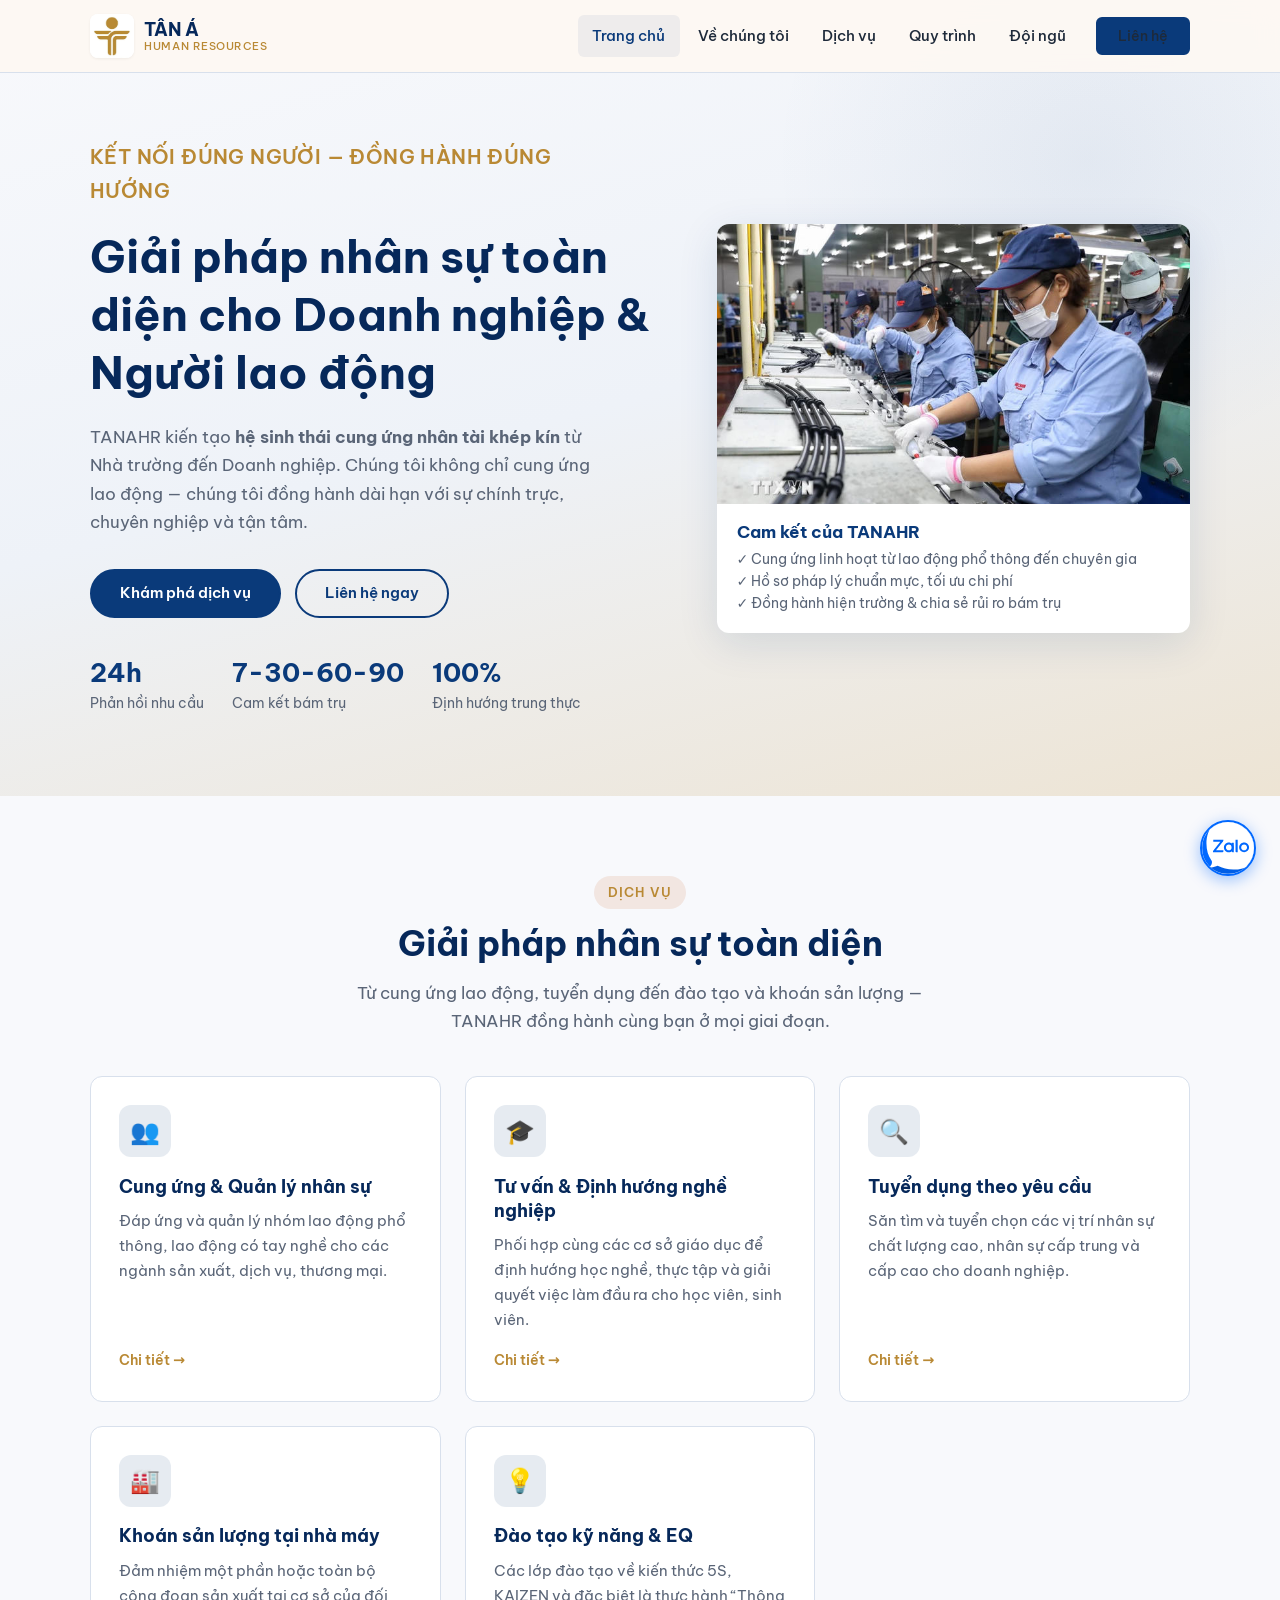
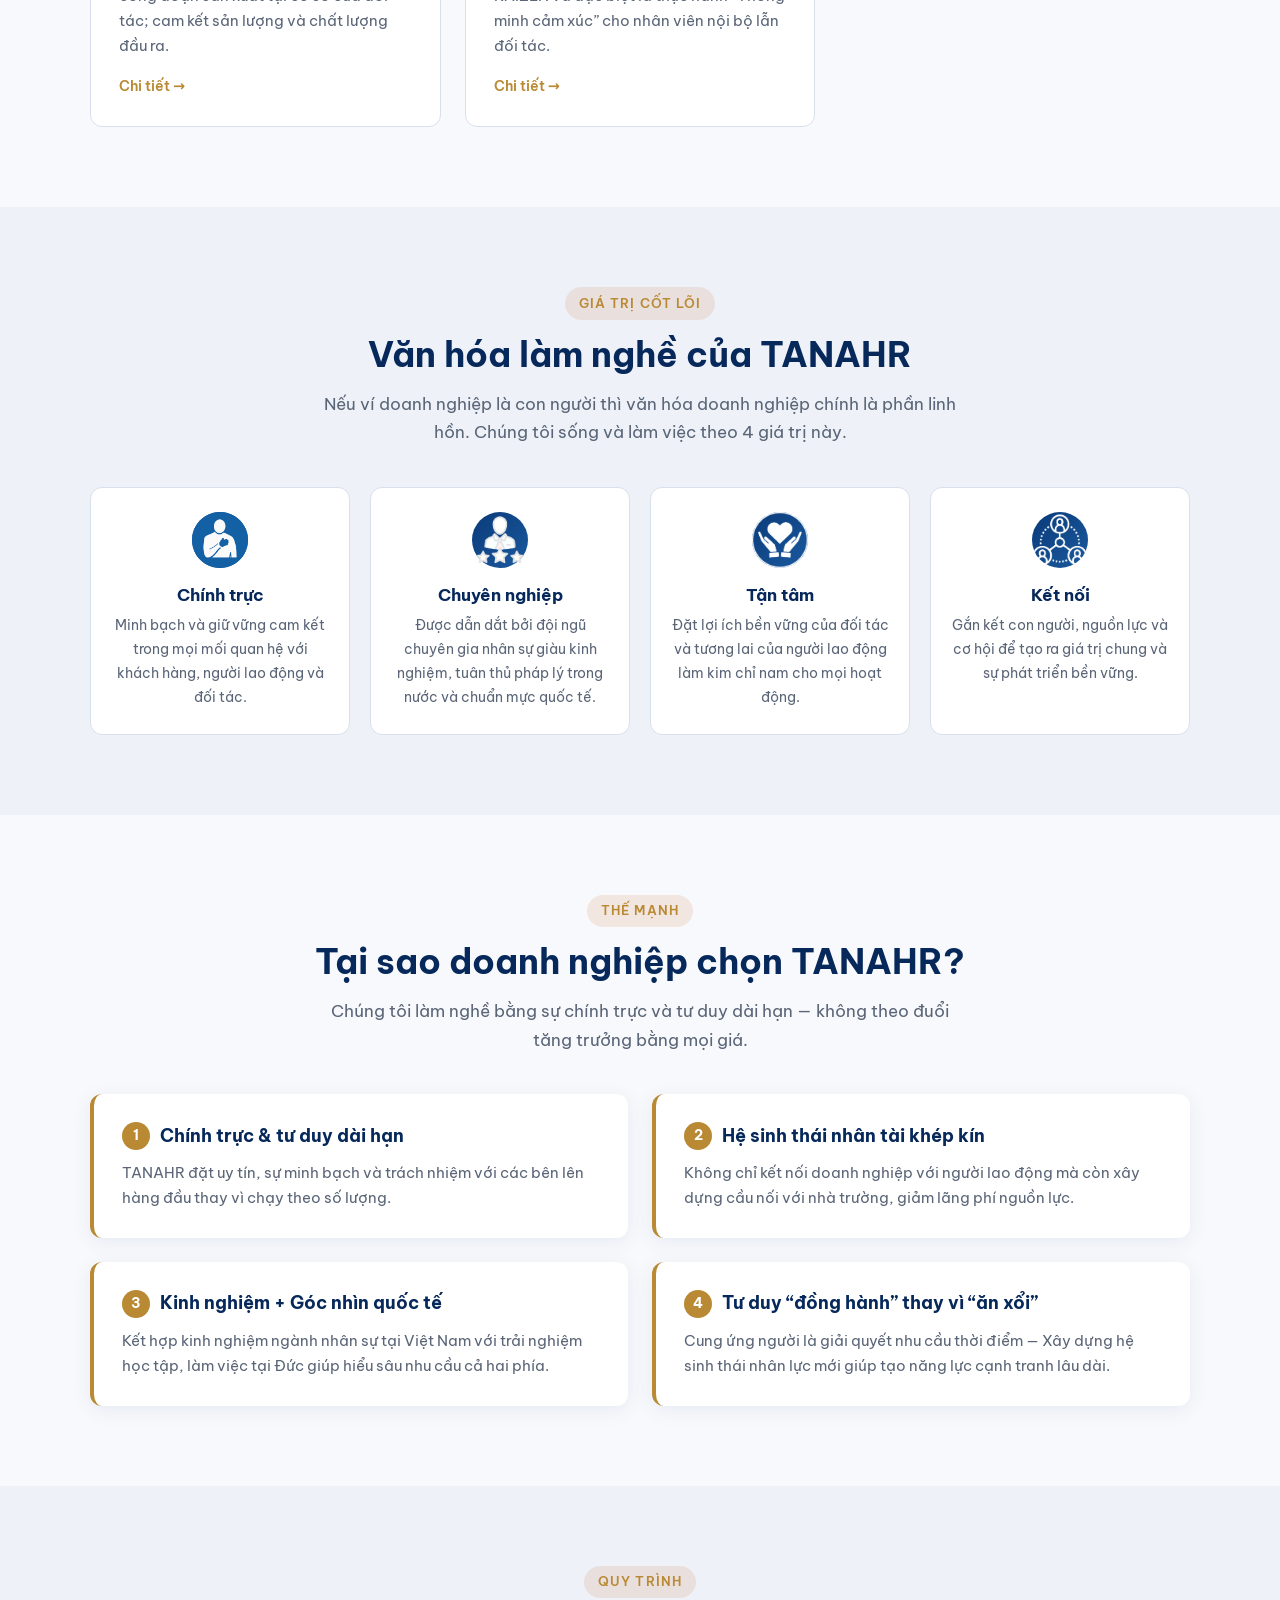
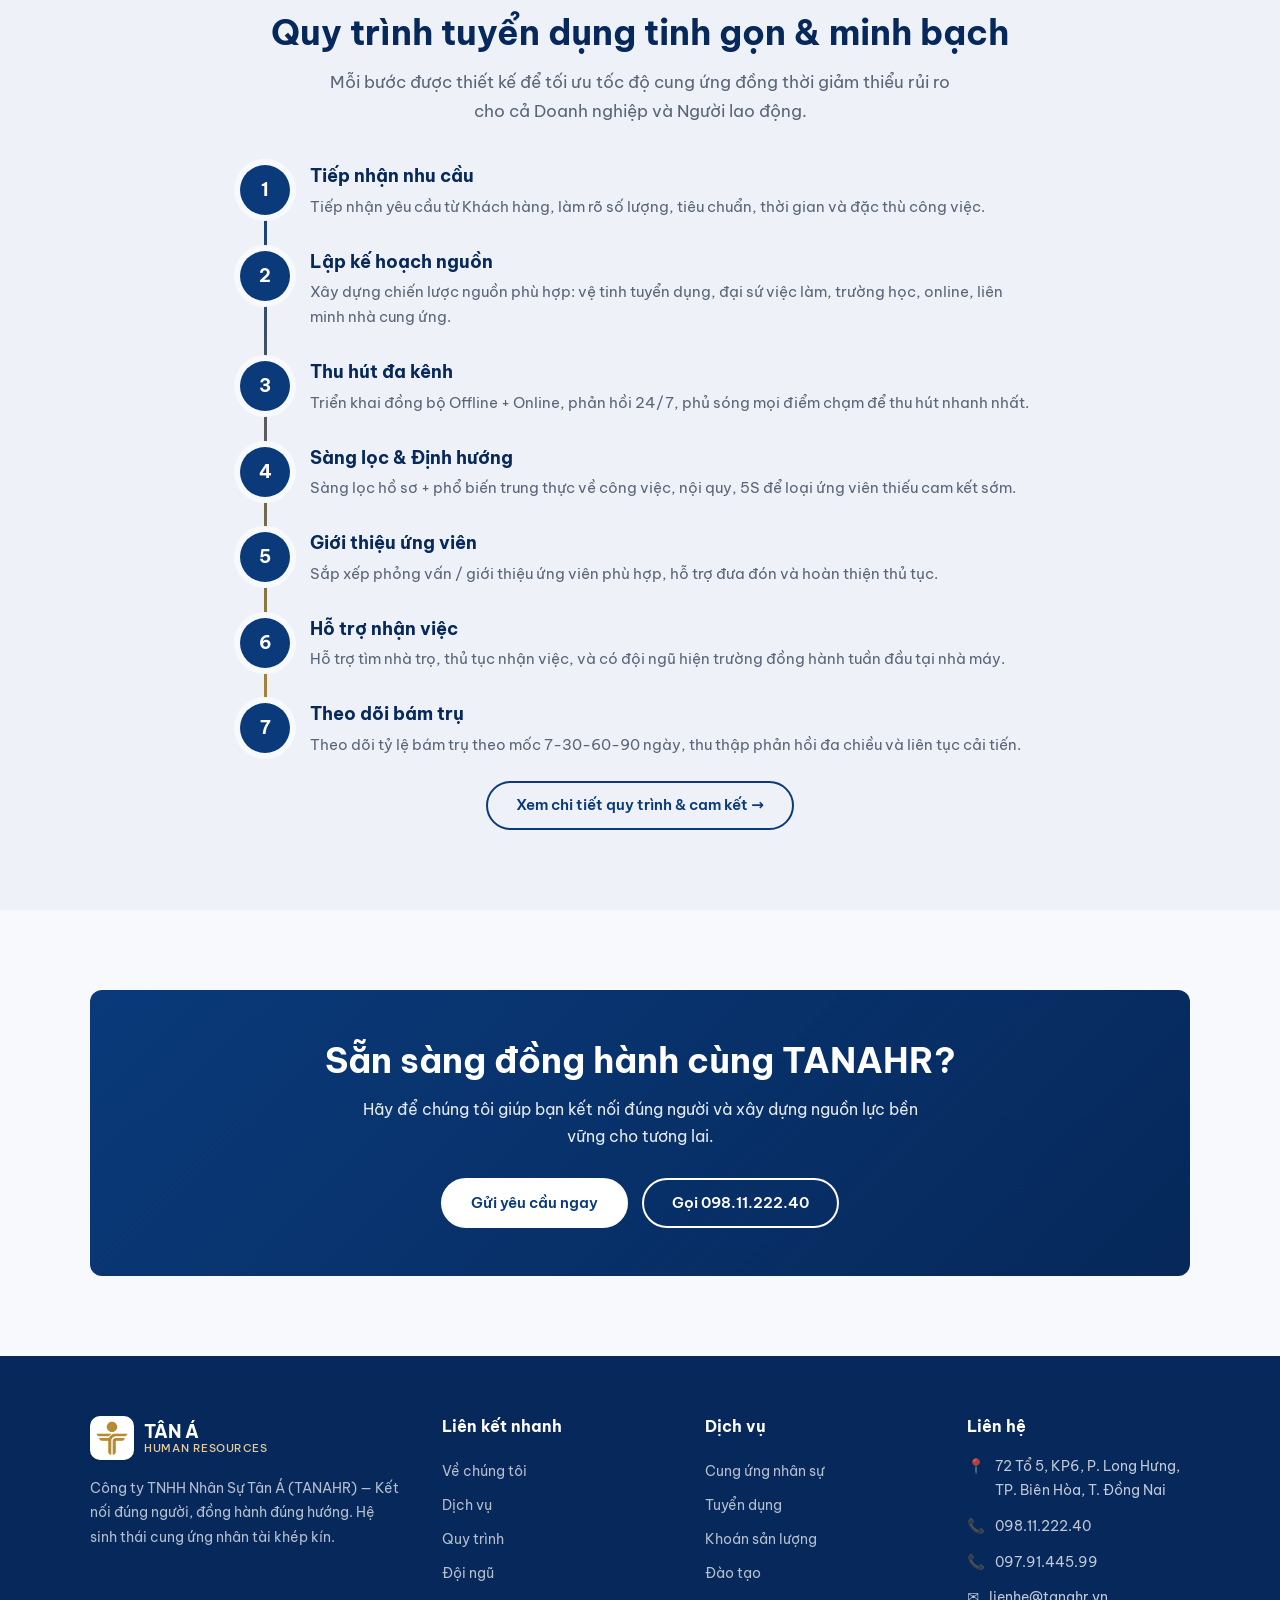
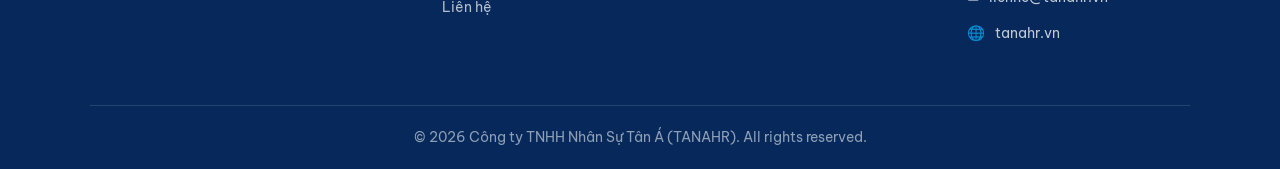
<file: index.html>
<!DOCTYPE html>
<html lang="vi">
<head>
  <meta charset="UTF-8">
  <meta name="viewport" content="width=device-width, initial-scale=1.0">
  <title>TANAHR - Công ty TNHH Nhân Sự Tân Á | Kết nối đúng người - Đồng hành đúng hướng</title>
  <meta name="description" content="TANAHR - Công ty TNHH Nhân Sự Tân Á chuyên cung ứng & quản lý nhân sự, tuyển dụng, đào tạo và giải pháp nhân sự toàn diện. Hệ sinh thái nhân tài khép kín từ Nhà trường đến Doanh nghiệp tại Đồng Nai & Việt Nam.">
  <meta name="keywords" content="cung ứng nhân sự, tuyển dụng lao động, quản lý nhân sự, TANAHR, Tân Á Nhân Sự, cung ứng lao động Đồng Nai, giải pháp nhân sự, đào tạo kỹ năng, khoán sản lượng nhà máy">
  <meta name="robots" content="index, follow">
  <meta name="author" content="Công ty TNHH Nhân Sự Tân Á">
  <link rel="canonical" href="https://tanahr.vn/">

  <!-- Open Graph -->
  <meta property="og:type" content="website">
  <meta property="og:url" content="https://tanahr.vn/">
  <meta property="og:title" content="TANAHR - Công ty TNHH Nhân Sự Tân Á">
  <meta property="og:description" content="Kết nối đúng người - Đồng hành đúng hướng. Giải pháp nhân sự toàn diện, hệ sinh thái cung ứng nhân tài khép kín.">
  <meta property="og:locale" content="vi_VN">
  <meta property="og:site_name" content="TANAHR">

  <!-- Twitter -->
  <meta name="twitter:card" content="summary_large_image">
  <meta name="twitter:title" content="TANAHR - Công ty TNHH Nhân Sự Tân Á">
  <meta name="twitter:description" content="Kết nối đúng người - Đồng hành đúng hướng. Giải pháp nhân sự toàn diện.">

  <!-- Fonts -->
  <link rel="preconnect" href="https://fonts.googleapis.com">
  <link rel="preconnect" href="https://fonts.gstatic.com" crossorigin>
  <link href="https://fonts.googleapis.com/css2?family=Be+Vietnam+Pro:wght@400;500;600;700&display=swap" rel="stylesheet">

  <link rel="stylesheet" href="css/style.css">
  <link rel="icon" type="image/png" href="assets/images/favicon.png">
  <link rel="apple-touch-icon" href="assets/images/logo-header.png">

  <!-- JSON-LD Structured Data -->
  <script type="application/ld+json">
  {
    "@context": "https://schema.org",
    "@type": "Organization",
    "name": "Công ty TNHH Nhân Sự Tân Á",
    "alternateName": "TANAHR",
    "url": "https://tanahr.vn",
    "logo": "https://tanahr.vn/assets/logo.jpg",
    "description": "Công ty cung cấp giải pháp nhân sự toàn diện, cung ứng & quản lý lao động, tuyển dụng, đào tạo và hệ sinh thái nhân tài khép kín.",
    "address": {
      "@type": "PostalAddress",
      "streetAddress": "72 Tổ 5, Khu phố 6, Phường Long Hưng",
      "addressLocality": "Thành phố Đồng Nai",
      "addressCountry": "VN"
    },
    "telephone": ["+84981122240", "+84979144599"],
    "email": "lienhe@tanahr.vn",
    "sameAs": []
  }
  </script>
</head>
<body>
  <!-- Header -->
  <header class="header">
    <div class="container header-inner">
      <a href="index.html" class="logo" aria-label="TANAHR - Trang chủ">
        <img src="assets/logo.jpg" alt="TANAHR - Công ty TNHH Nhân Sự Tân Á" width="48" height="48">
        <div class="logo-text">
          <span>TÂN Á</span>
          <span>HUMAN RESOURCES</span>
        </div>
      </a>

      <nav class="nav" aria-label="Menu chính">
        <a href="index.html" class="active">Trang chủ</a>
        <a href="about.html">Về chúng tôi</a>
        <a href="services.html">Dịch vụ</a>
        <a href="process.html">Quy trình</a>
        <a href="team.html">Đội ngũ</a>
        <a href="contact.html" class="btn btn-primary nav-cta" style="padding: 0.55rem 1.25rem; font-size: 0.88rem;">Liên hệ</a>
      </nav>

      <button class="hamburger" aria-label="Mở menu" aria-expanded="false">
        <span></span><span></span><span></span>
      </button>
    </div>
  </header>

  <div class="mobile-menu">
    <a href="index.html">Trang chủ</a>
    <a href="about.html">Về chúng tôi</a>
    <a href="services.html">Dịch vụ</a>
    <a href="process.html">Quy trình</a>
    <a href="team.html">Đội ngũ</a>
    <a href="contact.html">Liên hệ</a>
  </div>

  <main>
    <!-- Hero -->
    <section class="hero">
      <div class="container hero-grid">
        <div class="hero-content">
          <p class="slogan">KẾT NỐI ĐÚNG NGƯỜI — ĐỒNG HÀNH ĐÚNG HƯỚNG</p>
          <h1>Giải pháp nhân sự toàn diện cho Doanh nghiệp & Người lao động</h1>
          <p>TANAHR kiến tạo <strong>hệ sinh thái cung ứng nhân tài khép kín</strong> từ Nhà trường đến Doanh nghiệp. Chúng tôi không chỉ cung ứng lao động — chúng tôi đồng hành dài hạn với sự chính trực, chuyên nghiệp và tận tâm.</p>
          <div class="hero-btns">
            <a href="services.html" class="btn btn-primary">Khám phá dịch vụ</a>
            <a href="contact.html" class="btn btn-outline">Liên hệ ngay</a>
          </div>
          <div class="hero-stats">
            <div class="stat-item">
              <strong>24h</strong>
              <span>Phản hồi nhu cầu</span>
            </div>
            <div class="stat-item">
              <strong>7-30-60-90</strong>
              <span>Cam kết bám trụ</span>
            </div>
            <div class="stat-item">
              <strong>100%</strong>
              <span>Định hướng trung thực</span>
            </div>
          </div>
        </div>
        <div class="hero-visual">
          <div class="img-card">
            <img src="assets/images/hero-workers.jpg" alt="Đội ngũ công nhân nhà máy - TANAHR cung ứng nhân sự" loading="eager">
            <div class="img-caption">
              <h3>Cam kết của TANAHR</h3>
              <p>✓ Cung ứng linh hoạt từ lao động phổ thông đến chuyên gia<br>
              ✓ Hồ sơ pháp lý chuẩn mực, tối ưu chi phí<br>
              ✓ Đồng hành hiện trường & chia sẻ rủi ro bám trụ</p>
            </div>
          </div>
        </div>
      </div>
    </section>

    <!-- Services Preview -->
    <section class="section" id="dich-vu">
      <div class="container">
        <div class="text-center reveal">
          <span class="section-label">Dịch vụ</span>
          <h2 class="section-title">Giải pháp nhân sự toàn diện</h2>
          <p class="section-subtitle">Từ cung ứng lao động, tuyển dụng đến đào tạo và khoán sản lượng — TANAHR đồng hành cùng bạn ở mọi giai đoạn.</p>
        </div>
        <div class="services-grid">
          <article class="service-card reveal">
            <div class="service-icon">👥</div>
            <h3>Cung ứng & Quản lý nhân sự</h3>
            <p>Đáp ứng và quản lý nhóm lao động phổ thông, lao động có tay nghề cho các ngành sản xuất, dịch vụ, thương mại.</p>
            <a href="services.html#cung-ung" class="link">Chi tiết →</a>
          </article>
          <article class="service-card reveal">
            <div class="service-icon">🎓</div>
            <h3>Tư vấn & Định hướng nghề nghiệp</h3>
            <p>Phối hợp cùng các cơ sở giáo dục để định hướng học nghề, thực tập và giải quyết việc làm đầu ra cho học viên, sinh viên.</p>
            <a href="services.html#tu-van" class="link">Chi tiết →</a>
          </article>
          <article class="service-card reveal">
            <div class="service-icon">🔍</div>
            <h3>Tuyển dụng theo yêu cầu</h3>
            <p>Săn tìm và tuyển chọn các vị trí nhân sự chất lượng cao, nhân sự cấp trung và cấp cao cho doanh nghiệp.</p>
            <a href="services.html#tuyen-dung" class="link">Chi tiết →</a>
          </article>
          <article class="service-card reveal">
            <div class="service-icon">🏭</div>
            <h3>Khoán sản lượng tại nhà máy</h3>
            <p>Đảm nhiệm một phần hoặc toàn bộ công đoạn sản xuất tại cơ sở của đối tác; cam kết sản lượng và chất lượng đầu ra.</p>
            <a href="services.html#khoan-san" class="link">Chi tiết →</a>
          </article>
          <article class="service-card reveal">
            <div class="service-icon">💡</div>
            <h3>Đào tạo kỹ năng & EQ</h3>
            <p>Các lớp đào tạo về kiến thức 5S, KAIZEN và đặc biệt là thực hành “Thông minh cảm xúc” cho nhân viên nội bộ lẫn đối tác.</p>
            <a href="services.html#dao-tao" class="link">Chi tiết →</a>
          </article>
        </div>
      </div>
    </section>

    <!-- Values -->
    <section class="section section-alt">
      <div class="container">
        <div class="text-center reveal">
          <span class="section-label">Giá trị cốt lõi</span>
          <h2 class="section-title">Văn hóa làm nghề của TANAHR</h2>
          <p class="section-subtitle">Nếu ví doanh nghiệp là con người thì văn hóa doanh nghiệp chính là phần linh hồn. Chúng tôi sống và làm việc theo 4 giá trị này.</p>
        </div>
        <div class="values-grid">
          <div class="value-card reveal">
            <div class="value-icon"><img src="assets/images/van-hoa/chinh-truc.png" alt="Chính trực"></div>
            <h3>Chính trực</h3>
            <p>Minh bạch và giữ vững cam kết trong mọi mối quan hệ với khách hàng, người lao động và đối tác.</p>
          </div>
          <div class="value-card reveal">
            <div class="value-icon"><img src="assets/images/van-hoa/chuyen-nghiep.png" alt="Chuyên nghiệp"></div>
            <h3>Chuyên nghiệp</h3>
            <p>Được dẫn dắt bởi đội ngũ chuyên gia nhân sự giàu kinh nghiệm, tuân thủ pháp lý trong nước và chuẩn mực quốc tế.</p>
          </div>
          <div class="value-card reveal">
            <div class="value-icon"><img src="assets/images/van-hoa/tan-tam.png" alt="Tận tâm"></div>
            <h3>Tận tâm</h3>
            <p>Đặt lợi ích bền vững của đối tác và tương lai của người lao động làm kim chỉ nam cho mọi hoạt động.</p>
          </div>
          <div class="value-card reveal">
            <div class="value-icon"><img src="assets/images/van-hoa/ket-noi.png" alt="Kết nối"></div>
            <h3>Kết nối</h3>
            <p>Gắn kết con người, nguồn lực và cơ hội để tạo ra giá trị chung và sự phát triển bền vững.</p>
          </div>
        </div>
      </div>
    </section>

    <!-- Why TANAHR / Strengths -->
    <section class="section">
      <div class="container">
        <div class="text-center reveal">
          <span class="section-label">Thế mạnh</span>
          <h2 class="section-title">Tại sao doanh nghiệp chọn TANAHR?</h2>
          <p class="section-subtitle">Chúng tôi làm nghề bằng sự chính trực và tư duy dài hạn — không theo đuổi tăng trưởng bằng mọi giá.</p>
        </div>
        <div class="strengths-grid">
          <div class="strength-card reveal">
            <h3><span>1</span> Chính trực & tư duy dài hạn</h3>
            <p>TANAHR đặt uy tín, sự minh bạch và trách nhiệm với các bên lên hàng đầu thay vì chạy theo số lượng.</p>
          </div>
          <div class="strength-card reveal">
            <h3><span>2</span> Hệ sinh thái nhân tài khép kín</h3>
            <p>Không chỉ kết nối doanh nghiệp với người lao động mà còn xây dựng cầu nối với nhà trường, giảm lãng phí nguồn lực.</p>
          </div>
          <div class="strength-card reveal">
            <h3><span>3</span> Kinh nghiệm + Góc nhìn quốc tế</h3>
            <p>Kết hợp kinh nghiệm ngành nhân sự tại Việt Nam với trải nghiệm học tập, làm việc tại Đức giúp hiểu sâu nhu cầu cả hai phía.</p>
          </div>
          <div class="strength-card reveal">
            <h3><span>4</span> Tư duy “đồng hành” thay vì “ăn xổi”</h3>
            <p>Cung ứng người là giải quyết nhu cầu thời điểm — Xây dựng hệ sinh thái nhân lực mới giúp tạo năng lực cạnh tranh lâu dài.</p>
          </div>
        </div>
      </div>
    </section>

    <!-- Process Teaser -->
    <section class="section section-alt">
      <div class="container">
        <div class="text-center reveal">
          <span class="section-label">Quy trình</span>
          <h2 class="section-title">Quy trình tuyển dụng tinh gọn & minh bạch</h2>
          <p class="section-subtitle">Mỗi bước được thiết kế để tối ưu tốc độ cung ứng đồng thời giảm thiểu rủi ro cho cả Doanh nghiệp và Người lao động.</p>
        </div>
        <div class="process-timeline reveal">
          <div class="process-step">
            <div class="process-num">1</div>
            <h3>Tiếp nhận nhu cầu</h3>
            <p>Tiếp nhận yêu cầu từ Khách hàng, làm rõ số lượng, tiêu chuẩn, thời gian và đặc thù công việc.</p>
          </div>
          <div class="process-step">
            <div class="process-num">2</div>
            <h3>Lập kế hoạch nguồn</h3>
            <p>Xây dựng chiến lược nguồn phù hợp: vệ tinh tuyển dụng, đại sứ việc làm, trường học, online, liên minh nhà cung ứng.</p>
          </div>
          <div class="process-step">
            <div class="process-num">3</div>
            <h3>Thu hút đa kênh</h3>
            <p>Triển khai đồng bộ Offline + Online, phản hồi 24/7, phủ sóng mọi điểm chạm để thu hút nhanh nhất.</p>
          </div>
          <div class="process-step">
            <div class="process-num">4</div>
            <h3>Sàng lọc & Định hướng</h3>
            <p>Sàng lọc hồ sơ + phổ biến trung thực về công việc, nội quy, 5S để loại ứng viên thiếu cam kết sớm.</p>
          </div>
          <div class="process-step">
            <div class="process-num">5</div>
            <h3>Giới thiệu ứng viên</h3>
            <p>Sắp xếp phỏng vấn / giới thiệu ứng viên phù hợp, hỗ trợ đưa đón và hoàn thiện thủ tục.</p>
          </div>
          <div class="process-step">
            <div class="process-num">6</div>
            <h3>Hỗ trợ nhận việc</h3>
            <p>Hỗ trợ tìm nhà trọ, thủ tục nhận việc, và có đội ngũ hiện trường đồng hành tuần đầu tại nhà máy.</p>
          </div>
          <div class="process-step">
            <div class="process-num">7</div>
            <h3>Theo dõi bám trụ</h3>
            <p>Theo dõi tỷ lệ bám trụ theo mốc 7-30-60-90 ngày, thu thập phản hồi đa chiều và liên tục cải tiến.</p>
          </div>
        </div>
        <div class="text-center mt-3">
          <a href="process.html" class="btn btn-outline">Xem chi tiết quy trình & cam kết →</a>
        </div>
      </div>
    </section>

    <!-- CTA Banner -->
    <section class="section">
      <div class="container">
        <div class="cta-banner reveal">
          <h2>Sẵn sàng đồng hành cùng TANAHR?</h2>
          <p>Hãy để chúng tôi giúp bạn kết nối đúng người và xây dựng nguồn lực bền vững cho tương lai.</p>
          <div class="cta-btns">
            <a href="contact.html" class="btn btn-white">Gửi yêu cầu ngay</a>
            <a href="tel:0981122240" class="btn btn-outline" style="border-color:white;color:white;">Gọi 098.11.222.40</a>
          </div>
        </div>
      </div>
    </section>
  </main>

  <!-- Footer -->
  <footer class="footer">
    <div class="container">
      <div class="footer-grid">
        <div class="footer-brand">
          <a href="index.html" class="logo">
            <img src="assets/logo.jpg" alt="TANAHR" width="44" height="44">
            <div class="logo-text">
              <span>TÂN Á</span>
              <span>HUMAN RESOURCES</span>
            </div>
          </a>
          <p>Công ty TNHH Nhân Sự Tân Á (TANAHR) — Kết nối đúng người, đồng hành đúng hướng. Hệ sinh thái cung ứng nhân tài khép kín.</p>
        </div>
        <div>
          <h4>Liên kết nhanh</h4>
          <div class="footer-links">
            <a href="about.html">Về chúng tôi</a>
            <a href="services.html">Dịch vụ</a>
            <a href="process.html">Quy trình</a>
            <a href="team.html">Đội ngũ</a>
            <a href="contact.html">Liên hệ</a>
          </div>
        </div>
        <div>
          <h4>Dịch vụ</h4>
          <div class="footer-links">
            <a href="services.html#cung-ung">Cung ứng nhân sự</a>
            <a href="services.html#tuyen-dung">Tuyển dụng</a>
            <a href="services.html#khoan-san">Khoán sản lượng</a>
            <a href="services.html#dao-tao">Đào tạo</a>
          </div>
        </div>
        <div>
          <h4>Liên hệ</h4>
          <ul class="footer-contact">
            <li>📍 <a href="https://maps.app.goo.gl/nmRCYNgb7JTEfvhy9" target="_blank" rel="noopener noreferrer" style="color:inherit; text-decoration:none;">72 Tổ 5, KP6, P. Long Hưng, TP. Biên Hòa, T. Đồng Nai</a></li>
            <li>📞 <a href="tel:0981122240" style="color:inherit;">098.11.222.40</a></li>
            <li>📞 <a href="tel:0979144599" style="color:inherit;">097.91.445.99</a></li>
            <li>✉️ <a href="mailto:lienhe@tanahr.vn" style="color:inherit;">lienhe@tanahr.vn</a></li>
            <li>🌐 <a href="https://tanahr.vn" style="color:inherit; text-decoration:none;">tanahr.vn</a></li>
          </ul>
        </div>
      </div>
      <div class="footer-bottom">
        © 2026 Công ty TNHH Nhân Sự Tân Á (TANAHR). All rights reserved.
      </div>
    </div>
  </footer>

  <script src="js/main.js"></script>

  <!-- Floating Zalo Button -->
  <a href="https://zalo.me/0981122240" class="zalo-float" target="_blank" rel="noopener noreferrer" aria-label="Chat Zalo với TANAHR - 098.11.222.40">
    <span class="zalo-tooltip">Chat Zalo ngay</span>
    <img src="assets/images/zalo-icon.svg" alt="Zalo" width="36" height="36">
  </a>

</body>
</html>
</file>
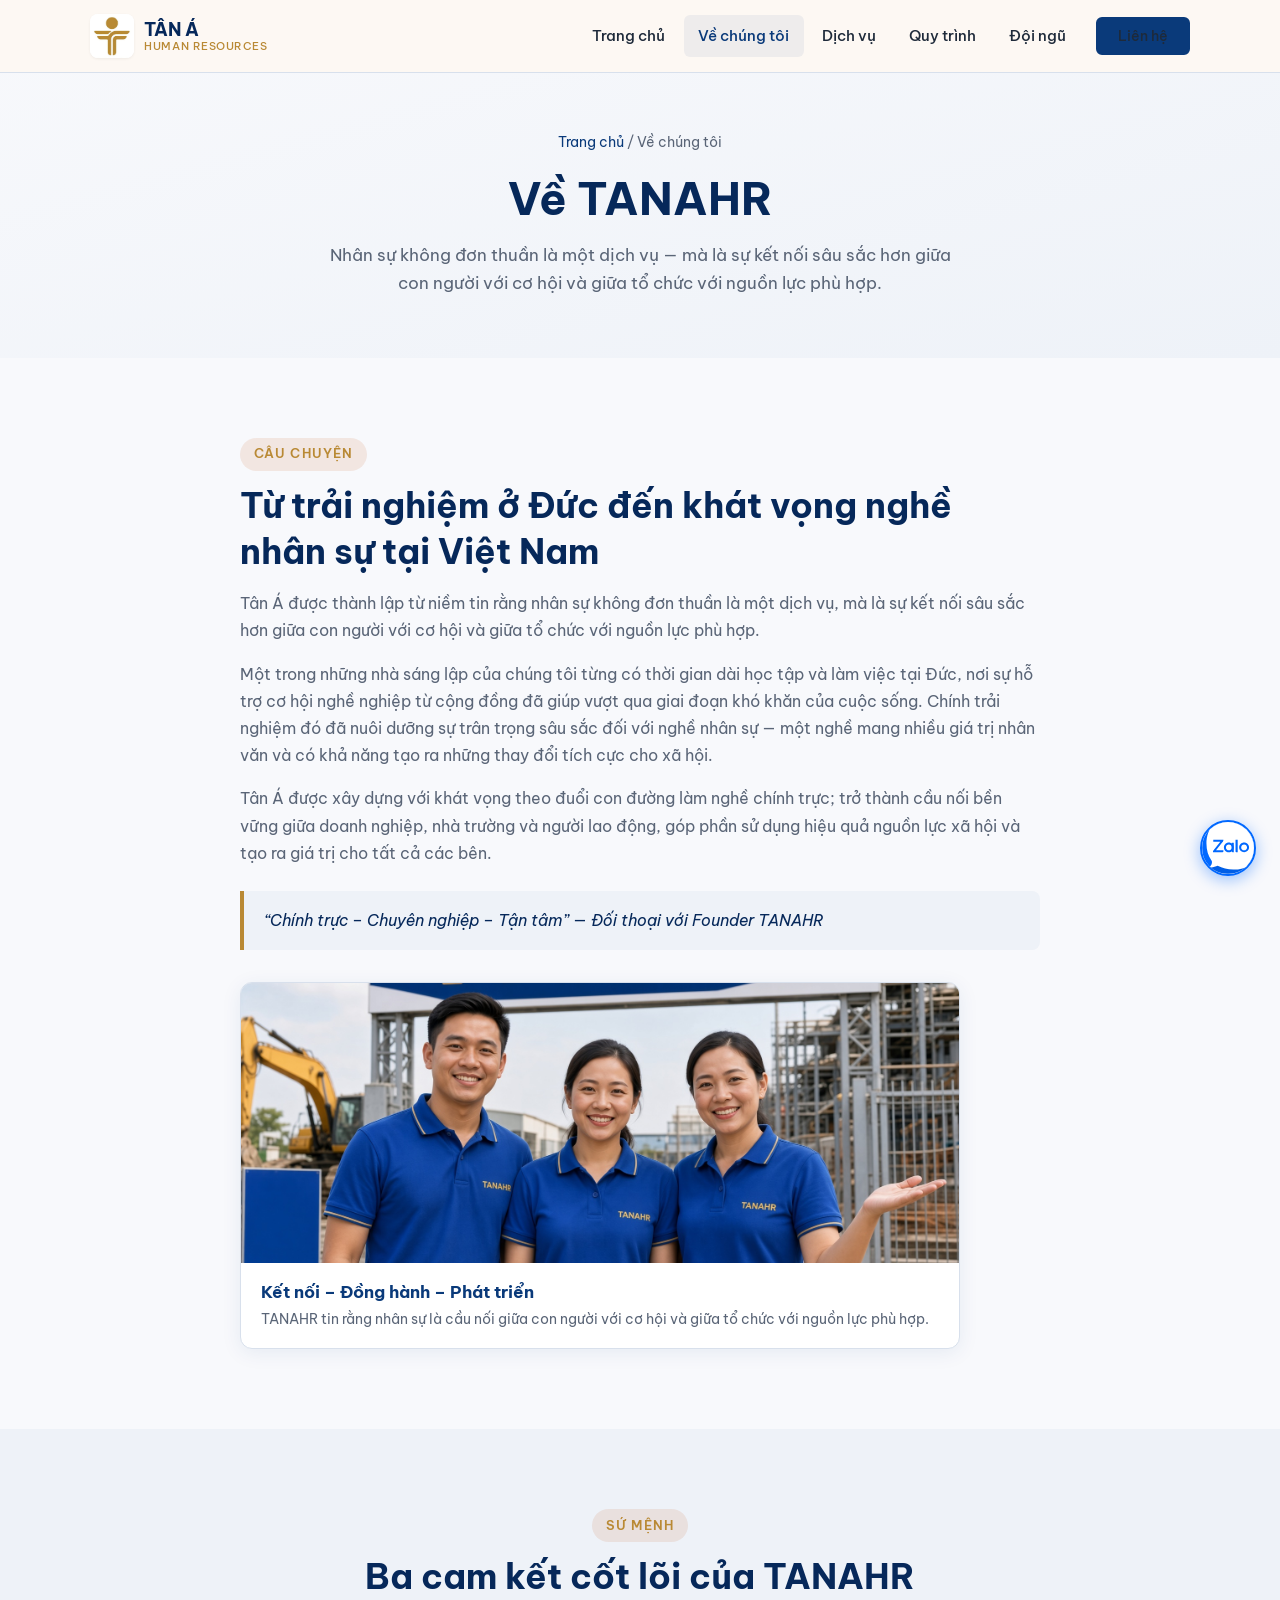
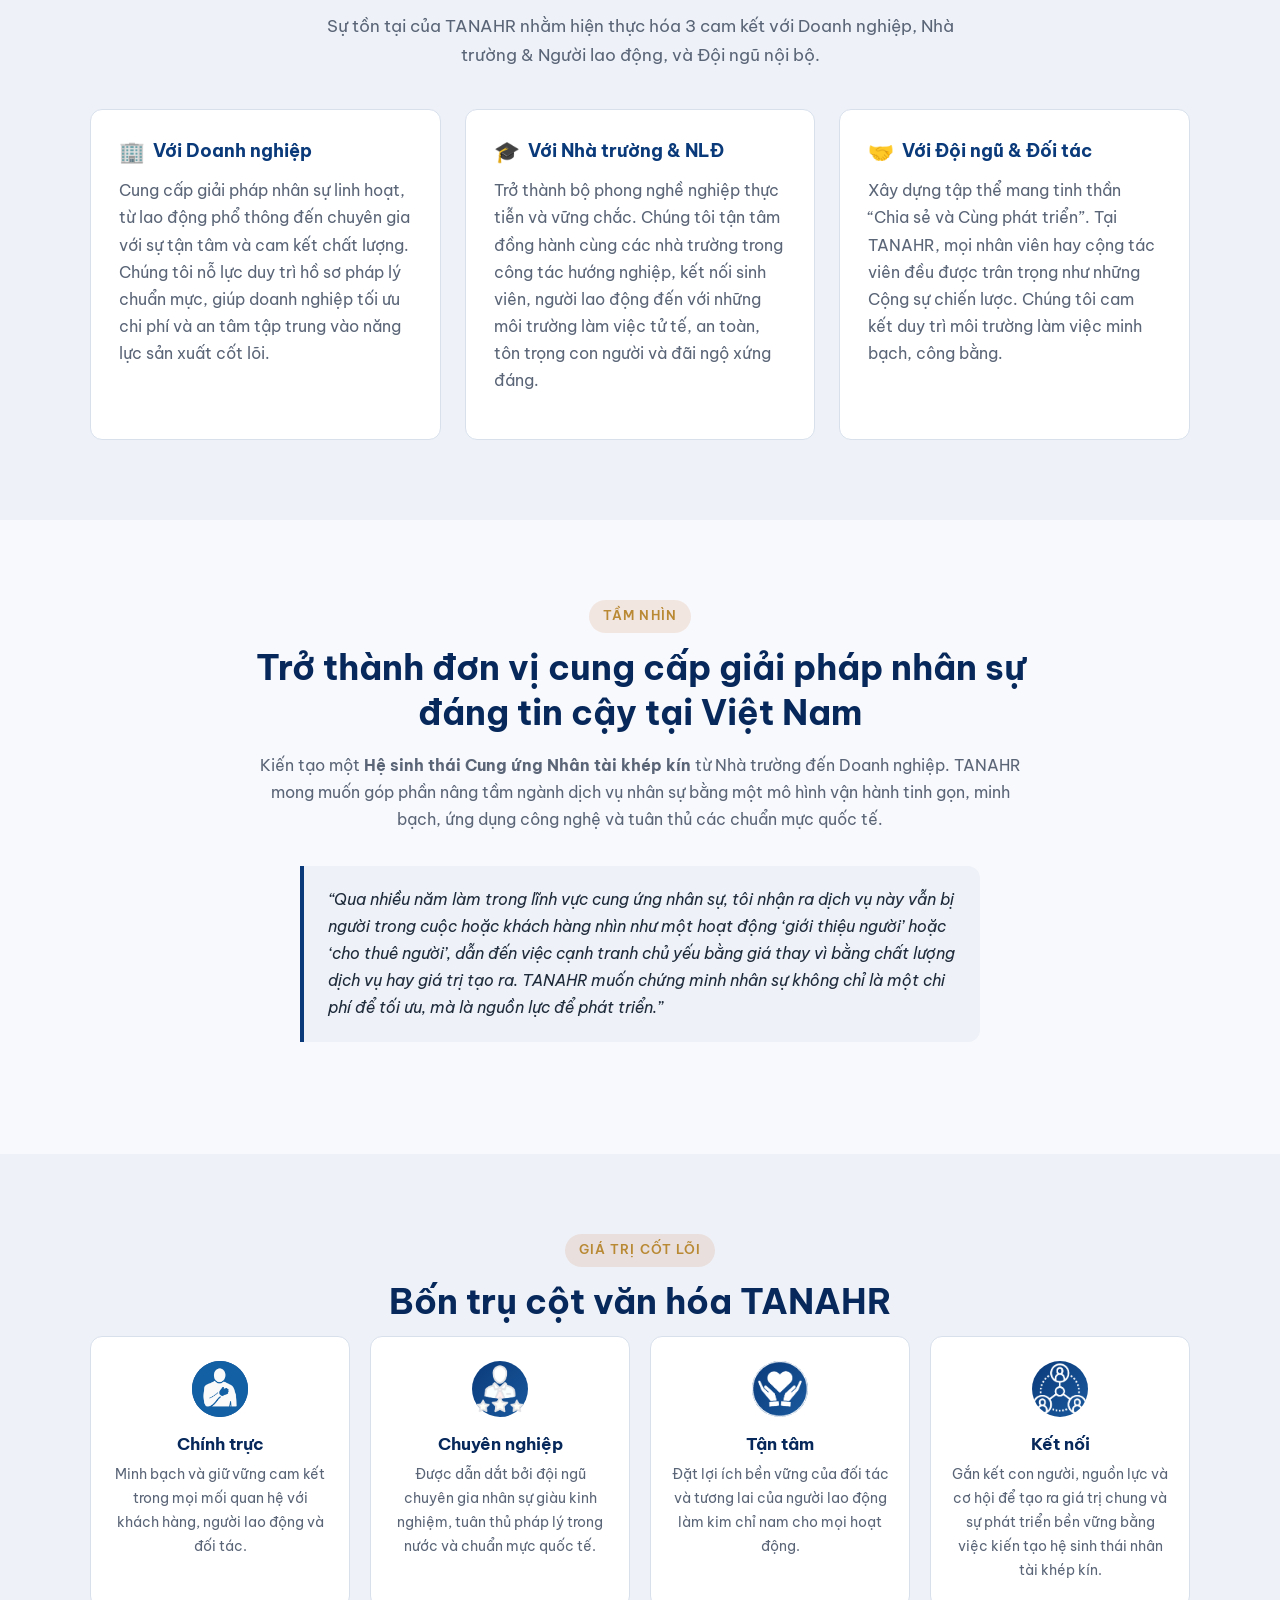
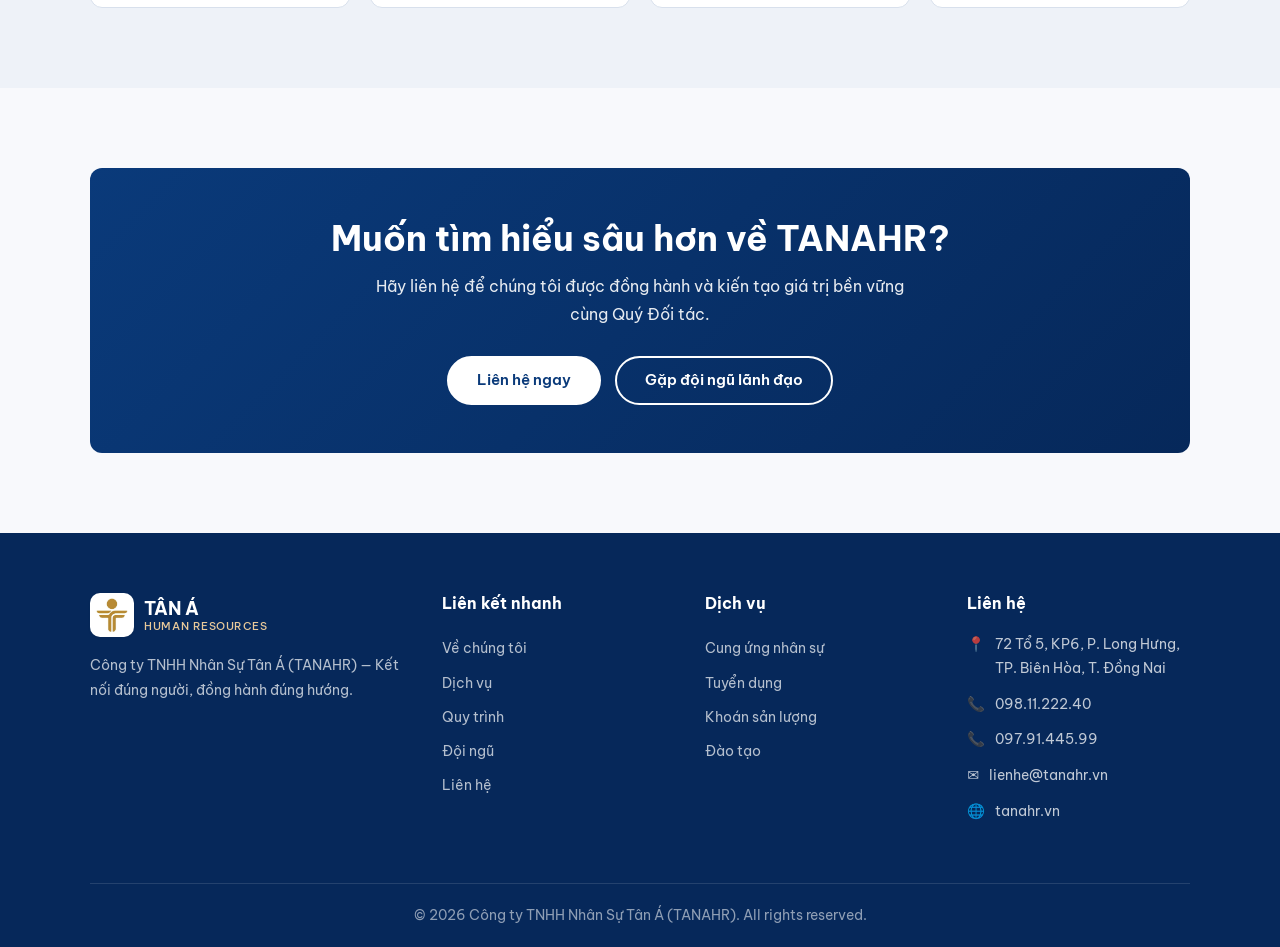
<file: about.html>
<!DOCTYPE html>
<html lang="vi">
<head>
  <meta charset="UTF-8">
  <meta name="viewport" content="width=device-width, initial-scale=1.0">
  <title>Về chúng tôi | TANAHR - Công ty TNHH Nhân Sự Tân Á</title>
  <meta name="description" content="Tìm hiểu về TANAHR - Công ty TNHH Nhân Sự Tân Á: câu chuyện Founder, sứ mệnh 3 cam kết, tầm nhìn hệ sinh thái nhân tài khép kín và 4 giá trị cốt lõi Chính trực - Chuyên nghiệp - Tận tâm - Kết nối.">
  <meta name="keywords" content="về TANAHR, công ty nhân sự Tân Á, sứ mệnh TANAHR, tầm nhìn, giá trị cốt lõi, Founder TANAHR">
  <meta name="robots" content="index, follow">
  <link rel="canonical" href="https://tanahr.vn/about.html">

  <meta property="og:title" content="Về chúng tôi | TANAHR - Công ty TNHH Nhân Sự Tân Á">
  <meta property="og:description" content="Câu chuyện, sứ mệnh, tầm nhìn và giá trị cốt lõi của TANAHR.">
  <meta property="og:url" content="https://tanahr.vn/about.html">
  <meta property="og:type" content="website">

  <link rel="preconnect" href="https://fonts.googleapis.com">
  <link rel="preconnect" href="https://fonts.gstatic.com" crossorigin>
  <link href="https://fonts.googleapis.com/css2?family=Be+Vietnam+Pro:wght@400;500;600;700&display=swap" rel="stylesheet">
  <link rel="stylesheet" href="css/style.css">
  <link rel="icon" type="image/png" href="assets/images/favicon.png">
  <link rel="apple-touch-icon" href="assets/images/logo-header.png">
</head>
<body>
  <header class="header">
    <div class="container header-inner">
      <a href="index.html" class="logo" aria-label="TANAHR - Trang chủ">
        <img src="assets/logo.jpg" alt="TANAHR - Công ty TNHH Nhân Sự Tân Á" width="48" height="48">
        <div class="logo-text">
          <span>TÂN Á</span>
          <span>HUMAN RESOURCES</span>
        </div>
      </a>
      <nav class="nav" aria-label="Menu chính">
        <a href="index.html">Trang chủ</a>
        <a href="about.html" class="active">Về chúng tôi</a>
        <a href="services.html">Dịch vụ</a>
        <a href="process.html">Quy trình</a>
        <a href="team.html">Đội ngũ</a>
        <a href="contact.html" class="btn btn-primary nav-cta" style="padding: 0.55rem 1.25rem; font-size: 0.88rem;">Liên hệ</a>
      </nav>
      <button class="hamburger" aria-label="Mở menu"><span></span><span></span><span></span></button>
    </div>
  </header>
  <div class="mobile-menu">
    <a href="index.html">Trang chủ</a>
    <a href="about.html">Về chúng tôi</a>
    <a href="services.html">Dịch vụ</a>
    <a href="process.html">Quy trình</a>
    <a href="team.html">Đội ngũ</a>
    <a href="contact.html">Liên hệ</a>
  </div>

  <main>
    <section class="page-hero">
      <div class="container">
        <div class="breadcrumb"><a href="index.html">Trang chủ</a> / Về chúng tôi</div>
        <h1>Về TANAHR</h1>
        <p class="section-subtitle" style="margin-bottom:0;">Nhân sự không đơn thuần là một dịch vụ — mà là sự kết nối sâu sắc hơn giữa con người với cơ hội và giữa tổ chức với nguồn lực phù hợp.</p>
      </div>
    </section>

    <!-- Story -->
    <section class="section">
      <div class="container">
        <div class="reveal" style="max-width:800px;margin:0 auto;">
          <span class="section-label">Câu chuyện</span>
          <h2>Từ trải nghiệm ở Đức đến khát vọng nghề nhân sự tại Việt Nam</h2>
          <p>Tân Á được thành lập từ niềm tin rằng nhân sự không đơn thuần là một dịch vụ, mà là sự kết nối sâu sắc hơn giữa con người với cơ hội và giữa tổ chức với nguồn lực phù hợp.</p>
          <p>Một trong những nhà sáng lập của chúng tôi từng có thời gian dài học tập và làm việc tại Đức, nơi sự hỗ trợ cơ hội nghề nghiệp từ cộng đồng đã giúp vượt qua giai đoạn khó khăn của cuộc sống. Chính trải nghiệm đó đã nuôi dưỡng sự trân trọng sâu sắc đối với nghề nhân sự — một nghề mang nhiều giá trị nhân văn và có khả năng tạo ra những thay đổi tích cực cho xã hội.</p>
          <p>Tân Á được xây dựng với khát vọng theo đuổi con đường làm nghề chính trực; trở thành cầu nối bền vững giữa doanh nghiệp, nhà trường và người lao động, góp phần sử dụng hiệu quả nguồn lực xã hội và tạo ra giá trị cho tất cả các bên.</p>
          <blockquote style="border-left:4px solid var(--accent);padding:1rem 1.25rem;margin:1.5rem 0;background:var(--bg-alt);border-radius:0 8px 8px 0;font-style:italic;color:var(--primary-dark);">
            “Chính trực – Chuyên nghiệp – Tận tâm” — Đối thoại với Founder TANAHR
          </blockquote>
          <div class="img-card" style="margin-top:2rem;max-width:720px;">
            <img src="assets/images/staff-onsite-3.jpg" alt="Đội ngũ nhân viên TANAHR tại hiện trường" loading="lazy" style="height:280px;">
            <div class="img-caption">
              <h3>Kết nối – Đồng hành – Phát triển</h3>
              <p>TANAHR tin rằng nhân sự là cầu nối giữa con người với cơ hội và giữa tổ chức với nguồn lực phù hợp.</p>
            </div>
          </div>
        </div>
      </div>
    </section>

    <!-- Mission -->
    <section class="section section-alt">
      <div class="container">
        <div class="text-center reveal">
          <span class="section-label">Sứ mệnh</span>
          <h2 class="section-title">Ba cam kết cốt lõi của TANAHR</h2>
          <p class="section-subtitle">Sự tồn tại của TANAHR nhằm hiện thực hóa 3 cam kết với Doanh nghiệp, Nhà trường & Người lao động, và Đội ngũ nội bộ.</p>
        </div>
        <div class="mission-grid">
          <div class="mission-card reveal">
            <h3><span>🏢</span> Với Doanh nghiệp</h3>
            <p>Cung cấp giải pháp nhân sự linh hoạt, từ lao động phổ thông đến chuyên gia với sự tận tâm và cam kết chất lượng. Chúng tôi nỗ lực duy trì hồ sơ pháp lý chuẩn mực, giúp doanh nghiệp tối ưu chi phí và an tâm tập trung vào năng lực sản xuất cốt lõi.</p>
          </div>
          <div class="mission-card reveal">
            <h3><span>🎓</span> Với Nhà trường & NLĐ</h3>
            <p>Trở thành bộ phong nghề nghiệp thực tiễn và vững chắc. Chúng tôi tận tâm đồng hành cùng các nhà trường trong công tác hướng nghiệp, kết nối sinh viên, người lao động đến với những môi trường làm việc tử tế, an toàn, tôn trọng con người và đãi ngộ xứng đáng.</p>
          </div>
          <div class="mission-card reveal">
            <h3><span>🤝</span> Với Đội ngũ & Đối tác</h3>
            <p>Xây dựng tập thể mang tinh thần “Chia sẻ và Cùng phát triển”. Tại TANAHR, mọi nhân viên hay cộng tác viên đều được trân trọng như những Cộng sự chiến lược. Chúng tôi cam kết duy trì môi trường làm việc minh bạch, công bằng.</p>
          </div>
        </div>
      </div>
    </section>

    <!-- Vision -->
    <section class="section">
      <div class="container">
        <div class="reveal" style="max-width:780px;margin:0 auto;text-align:center;">
          <span class="section-label">Tầm nhìn</span>
          <h2>Trở thành đơn vị cung cấp giải pháp nhân sự đáng tin cậy tại Việt Nam</h2>
          <p>Kiến tạo một <strong>Hệ sinh thái Cung ứng Nhân tài khép kín</strong> từ Nhà trường đến Doanh nghiệp. TANAHR mong muốn góp phần nâng tầm ngành dịch vụ nhân sự bằng một mô hình vận hành tinh gọn, minh bạch, ứng dụng công nghệ và tuân thủ các chuẩn mực quốc tế.</p>
          <blockquote style="border-left:4px solid var(--primary);padding:1.25rem 1.5rem;margin:2rem auto;background:var(--bg-alt);border-radius:0 12px 12px 0;text-align:left;max-width:680px;">
            <p style="margin:0;font-style:italic;color:var(--text);">“Qua nhiều năm làm trong lĩnh vực cung ứng nhân sự, tôi nhận ra dịch vụ này vẫn bị người trong cuộc hoặc khách hàng nhìn như một hoạt động ‘giới thiệu người’ hoặc ‘cho thuê người’, dẫn đến việc cạnh tranh chủ yếu bằng giá thay vì bằng chất lượng dịch vụ hay giá trị tạo ra. TANAHR muốn chứng minh nhân sự không chỉ là một chi phí để tối ưu, mà là nguồn lực để phát triển.”</p>
          </blockquote>
        </div>
      </div>
    </section>

    <!-- Values detail -->
    <section class="section section-alt">
      <div class="container">
        <div class="text-center reveal">
          <span class="section-label">Giá trị cốt lõi</span>
          <h2 class="section-title">Bốn trụ cột văn hóa TANAHR</h2>
        </div>
        <div class="values-grid">
          <div class="value-card reveal">
            <div class="value-icon"><img src="assets/images/van-hoa/chinh-truc.png" alt="Chính trực"></div>
            <h3>Chính trực</h3>
            <p>Minh bạch và giữ vững cam kết trong mọi mối quan hệ với khách hàng, người lao động và đối tác.</p>
          </div>
          <div class="value-card reveal">
            <div class="value-icon"><img src="assets/images/van-hoa/chuyen-nghiep.png" alt="Chuyên nghiệp"></div>
            <h3>Chuyên nghiệp</h3>
            <p>Được dẫn dắt bởi đội ngũ chuyên gia nhân sự giàu kinh nghiệm, tuân thủ pháp lý trong nước và chuẩn mực quốc tế.</p>
          </div>
          <div class="value-card reveal">
            <div class="value-icon"><img src="assets/images/van-hoa/tan-tam.png" alt="Tận tâm"></div>
            <h3>Tận tâm</h3>
            <p>Đặt lợi ích bền vững của đối tác và tương lai của người lao động làm kim chỉ nam cho mọi hoạt động.</p>
          </div>
          <div class="value-card reveal">
            <div class="value-icon"><img src="assets/images/van-hoa/ket-noi.png" alt="Kết nối"></div>
            <h3>Kết nối</h3>
            <p>Gắn kết con người, nguồn lực và cơ hội để tạo ra giá trị chung và sự phát triển bền vững bằng việc kiến tạo hệ sinh thái nhân tài khép kín.</p>
          </div>
        </div>
      </div>
    </section>

    <section class="section">
      <div class="container">
        <div class="cta-banner reveal">
          <h2>Muốn tìm hiểu sâu hơn về TANAHR?</h2>
          <p>Hãy liên hệ để chúng tôi được đồng hành và kiến tạo giá trị bền vững cùng Quý Đối tác.</p>
          <div class="cta-btns">
            <a href="contact.html" class="btn btn-white">Liên hệ ngay</a>
            <a href="team.html" class="btn btn-outline" style="border-color:white;color:white;">Gặp đội ngũ lãnh đạo</a>
          </div>
        </div>
      </div>
    </section>
  </main>

  <footer class="footer">
    <div class="container">
      <div class="footer-grid">
        <div class="footer-brand">
          <a href="index.html" class="logo">
            <img src="assets/logo.jpg" alt="TANAHR" width="44" height="44">
            <div class="logo-text">
              <span>TÂN Á</span>
              <span>HUMAN RESOURCES</span>
            </div>
          </a>
          <p>Công ty TNHH Nhân Sự Tân Á (TANAHR) — Kết nối đúng người, đồng hành đúng hướng.</p>
        </div>
        <div>
          <h4>Liên kết nhanh</h4>
          <div class="footer-links">
            <a href="about.html">Về chúng tôi</a>
            <a href="services.html">Dịch vụ</a>
            <a href="process.html">Quy trình</a>
            <a href="team.html">Đội ngũ</a>
            <a href="contact.html">Liên hệ</a>
          </div>
        </div>
        <div>
          <h4>Dịch vụ</h4>
          <div class="footer-links">
            <a href="services.html#cung-ung">Cung ứng nhân sự</a>
            <a href="services.html#tuyen-dung">Tuyển dụng</a>
            <a href="services.html#khoan-san">Khoán sản lượng</a>
            <a href="services.html#dao-tao">Đào tạo</a>
          </div>
        </div>
        <div>
          <h4>Liên hệ</h4>
          <ul class="footer-contact">
            <li>📍 <a href="https://maps.app.goo.gl/nmRCYNgb7JTEfvhy9" target="_blank" rel="noopener noreferrer" style="color:inherit; text-decoration:none;">72 Tổ 5, KP6, P. Long Hưng, TP. Biên Hòa, T. Đồng Nai</a></li>
            <li>📞 <a href="tel:0981122240" style="color:inherit;">098.11.222.40</a></li>
            <li>📞 <a href="tel:0979144599" style="color:inherit;">097.91.445.99</a></li>
            <li>✉️ <a href="mailto:lienhe@tanahr.vn" style="color:inherit;">lienhe@tanahr.vn</a></li>
            <li>🌐 <a href="https://tanahr.vn" style="color:inherit; text-decoration:none;">tanahr.vn</a></li>
          </ul>
        </div>
      </div>
      <div class="footer-bottom">© 2026 Công ty TNHH Nhân Sự Tân Á (TANAHR). All rights reserved.</div>
    </div>
  </footer>
  <script src="js/main.js"></script>

  <!-- Floating Zalo Button -->
  <a href="https://zalo.me/0981122240" class="zalo-float" target="_blank" rel="noopener noreferrer" aria-label="Chat Zalo với TANAHR - 098.11.222.40">
    <span class="zalo-tooltip">Chat Zalo ngay</span>
    <img src="assets/images/zalo-icon.svg" alt="Zalo" width="36" height="36">
  </a>

</body>
</html>
</file>
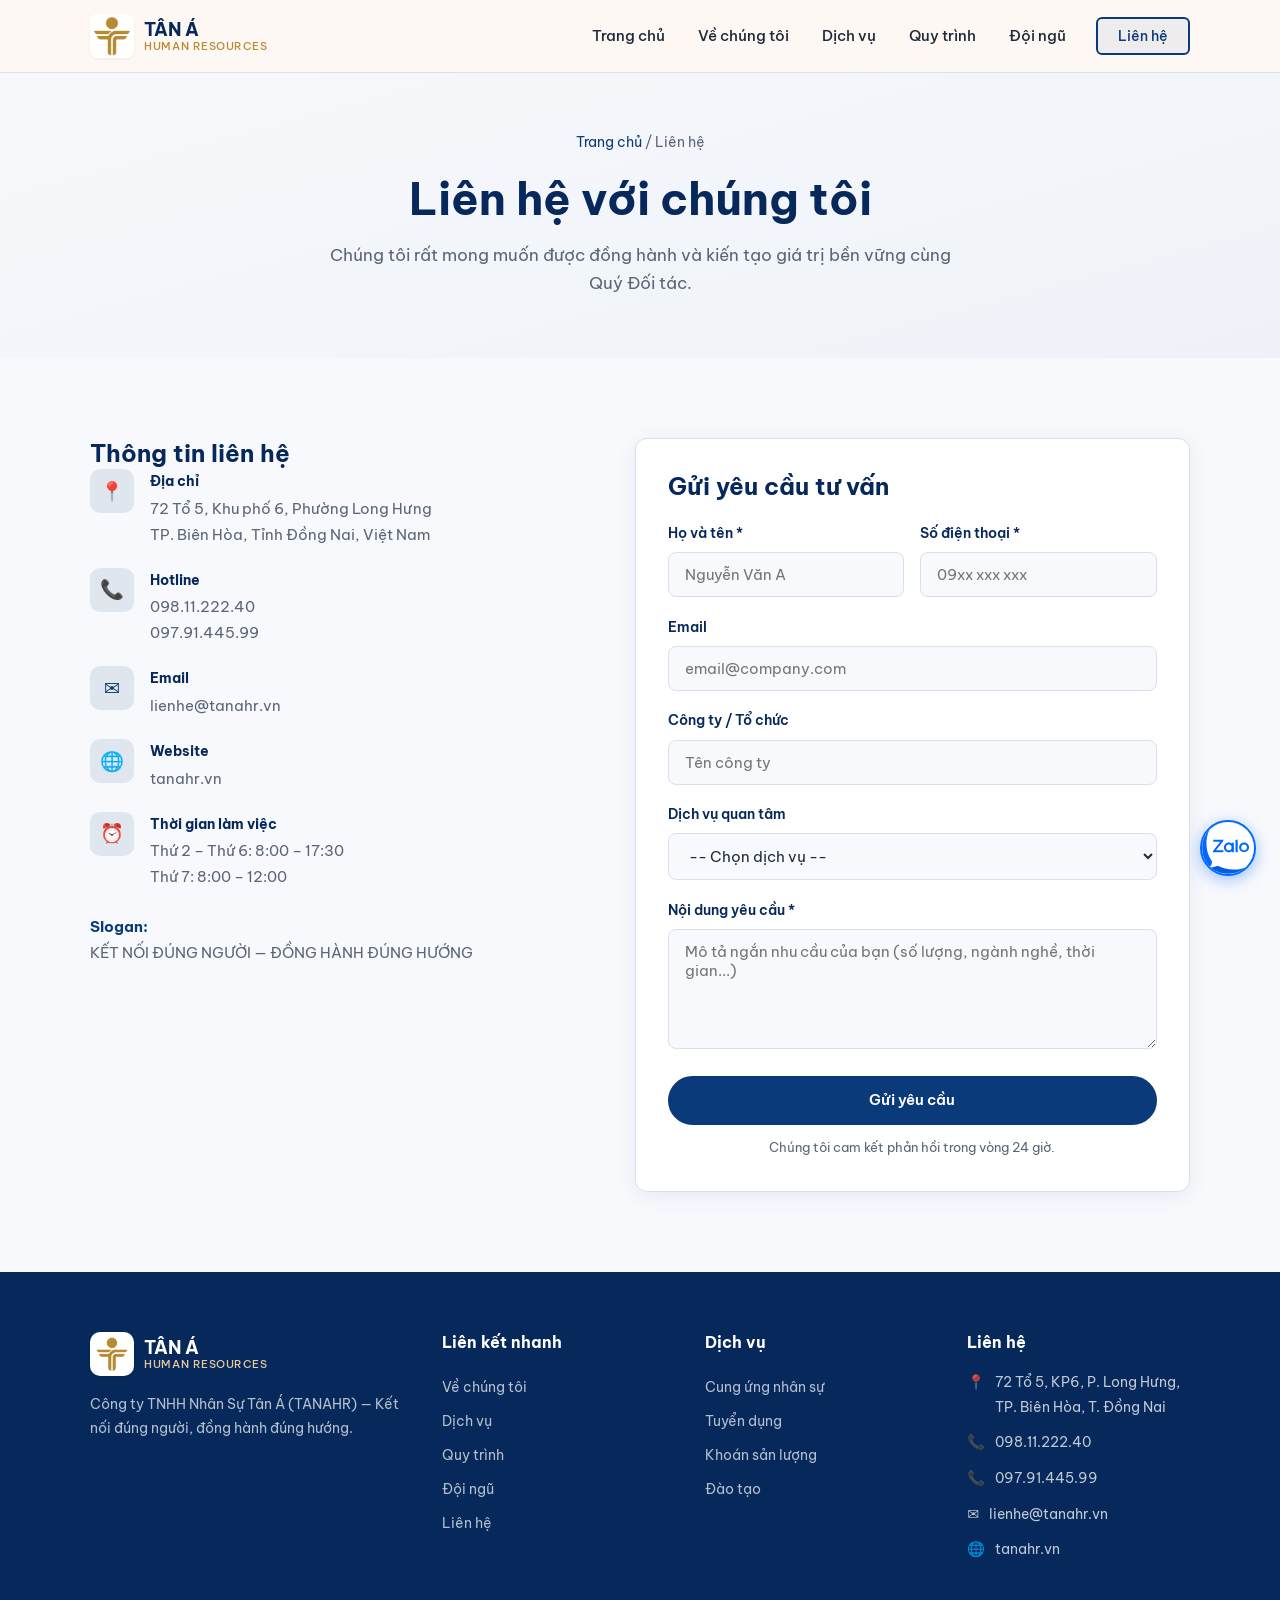
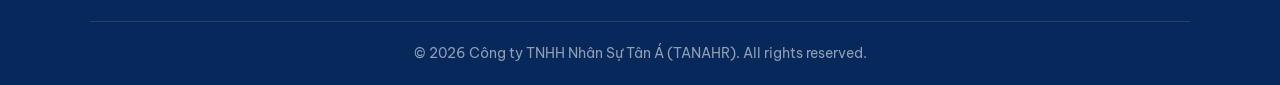
<file: contact.html>
<!DOCTYPE html>
<html lang="vi">
<head>
  <meta charset="UTF-8">
  <meta name="viewport" content="width=device-width, initial-scale=1.0">
  <title>Liên hệ | TANAHR - Công ty TNHH Nhân Sự Tân Á | Hotline 098.11.222.40</title>
  <meta name="description" content="Liên hệ TANAHR - Công ty TNHH Nhân Sự Tân Á. Địa chỉ: 72 Tổ 5, KP6, P. Long Hưng, TP. Biên Hòa, T. Đồng Nai. Hotline: 098.11.222.40 – 097.91.445.99. Email: lienhe@tanahr.vn">
  <meta name="keywords" content="liên hệ TANAHR, hotline nhân sự Tân Á, địa chỉ TANAHR Đồng Nai, email tanahr">
  <meta name="robots" content="index, follow">
  <link rel="canonical" href="https://tanahr.vn/contact.html">

  <meta property="og:title" content="Liên hệ | TANAHR">
  <meta property="og:description" content="Liên hệ ngay với TANAHR để được tư vấn giải pháp nhân sự.">
  <meta property="og:url" content="https://tanahr.vn/contact.html">

  <link rel="preconnect" href="https://fonts.googleapis.com">
  <link rel="preconnect" href="https://fonts.gstatic.com" crossorigin>
  <link href="https://fonts.googleapis.com/css2?family=Be+Vietnam+Pro:wght@400;500;600;700&display=swap" rel="stylesheet">
  <link rel="stylesheet" href="css/style.css">
  <link rel="icon" type="image/png" href="assets/images/favicon.png">
  <link rel="apple-touch-icon" href="assets/images/logo-header.png">
</head>
<body>
  <header class="header">
    <div class="container header-inner">
      <a href="index.html" class="logo" aria-label="TANAHR - Trang chủ">
        <img src="assets/logo.jpg" alt="TANAHR - Công ty TNHH Nhân Sự Tân Á" width="48" height="48">
        <div class="logo-text">
          <span>TÂN Á</span>
          <span>HUMAN RESOURCES</span>
        </div>
      </a>
      <nav class="nav">
        <a href="index.html">Trang chủ</a>
        <a href="about.html">Về chúng tôi</a>
        <a href="services.html">Dịch vụ</a>
        <a href="process.html">Quy trình</a>
        <a href="team.html">Đội ngũ</a>
        <a href="contact.html" class="btn btn-primary nav-cta" style="padding: 0.55rem 1.25rem; font-size: 0.88rem;">Liên hệ</a>
      </nav>
      <button class="hamburger" aria-label="Mở menu"><span></span><span></span><span></span></button>
    </div>
  </header>
  <div class="mobile-menu">
    <a href="index.html">Trang chủ</a>
    <a href="about.html">Về chúng tôi</a>
    <a href="services.html">Dịch vụ</a>
    <a href="process.html">Quy trình</a>
    <a href="team.html">Đội ngũ</a>
    <a href="contact.html">Liên hệ</a>
  </div>

  <main>
    <section class="page-hero">
      <div class="container">
        <div class="breadcrumb"><a href="index.html">Trang chủ</a> / Liên hệ</div>
        <h1>Liên hệ với chúng tôi</h1>
        <p class="section-subtitle" style="margin-bottom:0;">Chúng tôi rất mong muốn được đồng hành và kiến tạo giá trị bền vững cùng Quý Đối tác.</p>
      </div>
    </section>

    <section class="section">
      <div class="container">
        <div class="contact-grid">
          <div class="reveal">
            <h3>Thông tin liên hệ</h3>
            <div class="contact-item">
              <div class="icon">📍</div>
              <div>
                <strong>Địa chỉ</strong>
                <p><a href="https://maps.app.goo.gl/nmRCYNgb7JTEfvhy9" target="_blank" rel="noopener noreferrer" style="color:inherit;">72 Tổ 5, Khu phố 6, Phường Long Hưng<br>TP. Biên Hòa, Tỉnh Đồng Nai, Việt Nam</a></p>
              </div>
            </div>
            <div class="contact-item">
              <div class="icon">📞</div>
              <div>
                <strong>Hotline</strong>
                <p><a href="tel:0981122240">098.11.222.40</a><br>
                <a href="tel:0979144599">097.91.445.99</a></p>
              </div>
            </div>
            <div class="contact-item">
              <div class="icon">✉️</div>
              <div>
                <strong>Email</strong>
                <p><a href="mailto:lienhe@tanahr.vn">lienhe@tanahr.vn</a></p>
              </div>
            </div>
            <div class="contact-item">
              <div class="icon">🌐</div>
              <div>
                <strong>Website</strong>
                <p><a href="https://tanahr.vn">tanahr.vn</a></p>
              </div>
            </div>
            <div class="contact-item">
              <div class="icon">⏰</div>
              <div>
                <strong>Thời gian làm việc</strong>
                <p>Thứ 2 – Thứ 6: 8:00 – 17:30<br>Thứ 7: 8:00 – 12:00</p>
              </div>
            </div>
            <p style="margin-top:1.5rem;font-size:0.95rem;color:var(--text-light);">
              <strong style="color:var(--primary);">Slogan:</strong><br>
              KẾT NỐI ĐÚNG NGƯỜI — ĐỒNG HÀNH ĐÚNG HƯỚNG
            </p>
          </div>

          <div class="contact-form reveal">
            <h3 style="margin-bottom:1.25rem;">Gửi yêu cầu tư vấn</h3>
            <form id="contactForm">
              <div class="form-row">
                <div class="form-group">
                  <label for="name">Họ và tên *</label>
                  <input type="text" id="name" name="name" required placeholder="Nguyễn Văn A">
                </div>
                <div class="form-group">
                  <label for="phone">Số điện thoại *</label>
                  <input type="tel" id="phone" name="phone" required placeholder="09xx xxx xxx">
                </div>
              </div>
              <div class="form-group">
                <label for="email">Email</label>
                <input type="email" id="email" name="email" placeholder="email@company.com">
              </div>
              <div class="form-group">
                <label for="company">Công ty / Tổ chức</label>
                <input type="text" id="company" name="company" placeholder="Tên công ty">
              </div>
              <div class="form-group">
                <label for="service">Dịch vụ quan tâm</label>
                <select id="service" name="service">
                  <option value="">-- Chọn dịch vụ --</option>
                  <option value="cung-ung">Cung ứng & Quản lý nhân sự</option>
                  <option value="tu-van">Tư vấn & Định hướng nghề nghiệp</option>
                  <option value="tuyen-dung">Tuyển dụng theo yêu cầu</option>
                  <option value="khoan-san">Khoán sản lượng tại nhà máy</option>
                  <option value="dao-tao">Đào tạo kỹ năng & EQ</option>
                  <option value="khac">Khác / Tư vấn chung</option>
                </select>
              </div>
              <div class="form-group">
                <label for="message">Nội dung yêu cầu *</label>
                <textarea id="message" name="message" required placeholder="Mô tả ngắn nhu cầu của bạn (số lượng, ngành nghề, thời gian...)"></textarea>
              </div>
              <button type="submit" class="btn btn-primary" style="width:100%;">Gửi yêu cầu</button>
              <p style="font-size:0.8rem;color:var(--text-light);margin-top:0.75rem;margin-bottom:0;text-align:center;">Chúng tôi cam kết phản hồi trong vòng 24 giờ.</p>
            </form>
          </div>
        </div>
      </div>
    </section>
  </main>

  <footer class="footer">
    <div class="container">
      <div class="footer-grid">
        <div class="footer-brand">
          <a href="index.html" class="logo">
            <img src="assets/logo.jpg" alt="TANAHR" width="44" height="44">
            <div class="logo-text">
              <span>TÂN Á</span>
              <span>HUMAN RESOURCES</span>
            </div>
          </a>
          <p>Công ty TNHH Nhân Sự Tân Á (TANAHR) — Kết nối đúng người, đồng hành đúng hướng.</p>
        </div>
        <div>
          <h4>Liên kết nhanh</h4>
          <div class="footer-links">
            <a href="about.html">Về chúng tôi</a>
            <a href="services.html">Dịch vụ</a>
            <a href="process.html">Quy trình</a>
            <a href="team.html">Đội ngũ</a>
            <a href="contact.html">Liên hệ</a>
          </div>
        </div>
        <div>
          <h4>Dịch vụ</h4>
          <div class="footer-links">
            <a href="services.html#cung-ung">Cung ứng nhân sự</a>
            <a href="services.html#tuyen-dung">Tuyển dụng</a>
            <a href="services.html#khoan-san">Khoán sản lượng</a>
            <a href="services.html#dao-tao">Đào tạo</a>
          </div>
        </div>
        <div>
          <h4>Liên hệ</h4>
          <ul class="footer-contact">
            <li>📍 <a href="https://maps.app.goo.gl/nmRCYNgb7JTEfvhy9" target="_blank" rel="noopener noreferrer" style="color:inherit; text-decoration:none;">72 Tổ 5, KP6, P. Long Hưng, TP. Biên Hòa, T. Đồng Nai</a></li>
            <li>📞 <a href="tel:0981122240" style="color:inherit;">098.11.222.40</a></li>
            <li>📞 <a href="tel:0979144599" style="color:inherit;">097.91.445.99</a></li>
            <li>✉️ <a href="mailto:lienhe@tanahr.vn" style="color:inherit;">lienhe@tanahr.vn</a></li>
            <li>🌐 <a href="https://tanahr.vn" style="color:inherit; text-decoration:none;">tanahr.vn</a></li>
          </ul>
        </div>
      </div>
      <div class="footer-bottom">© 2026 Công ty TNHH Nhân Sự Tân Á (TANAHR). All rights reserved.</div>
    </div>
  </footer>
  <script src="js/main.js"></script>

  <!-- Floating Zalo Button -->
  <a href="https://zalo.me/0981122240" class="zalo-float" target="_blank" rel="noopener noreferrer" aria-label="Chat Zalo với TANAHR - 098.11.222.40">
    <span class="zalo-tooltip">Chat Zalo ngay</span>
    <img src="assets/images/zalo-icon.svg" alt="Zalo" width="36" height="36">
  </a>

</body>
</html>
</file>
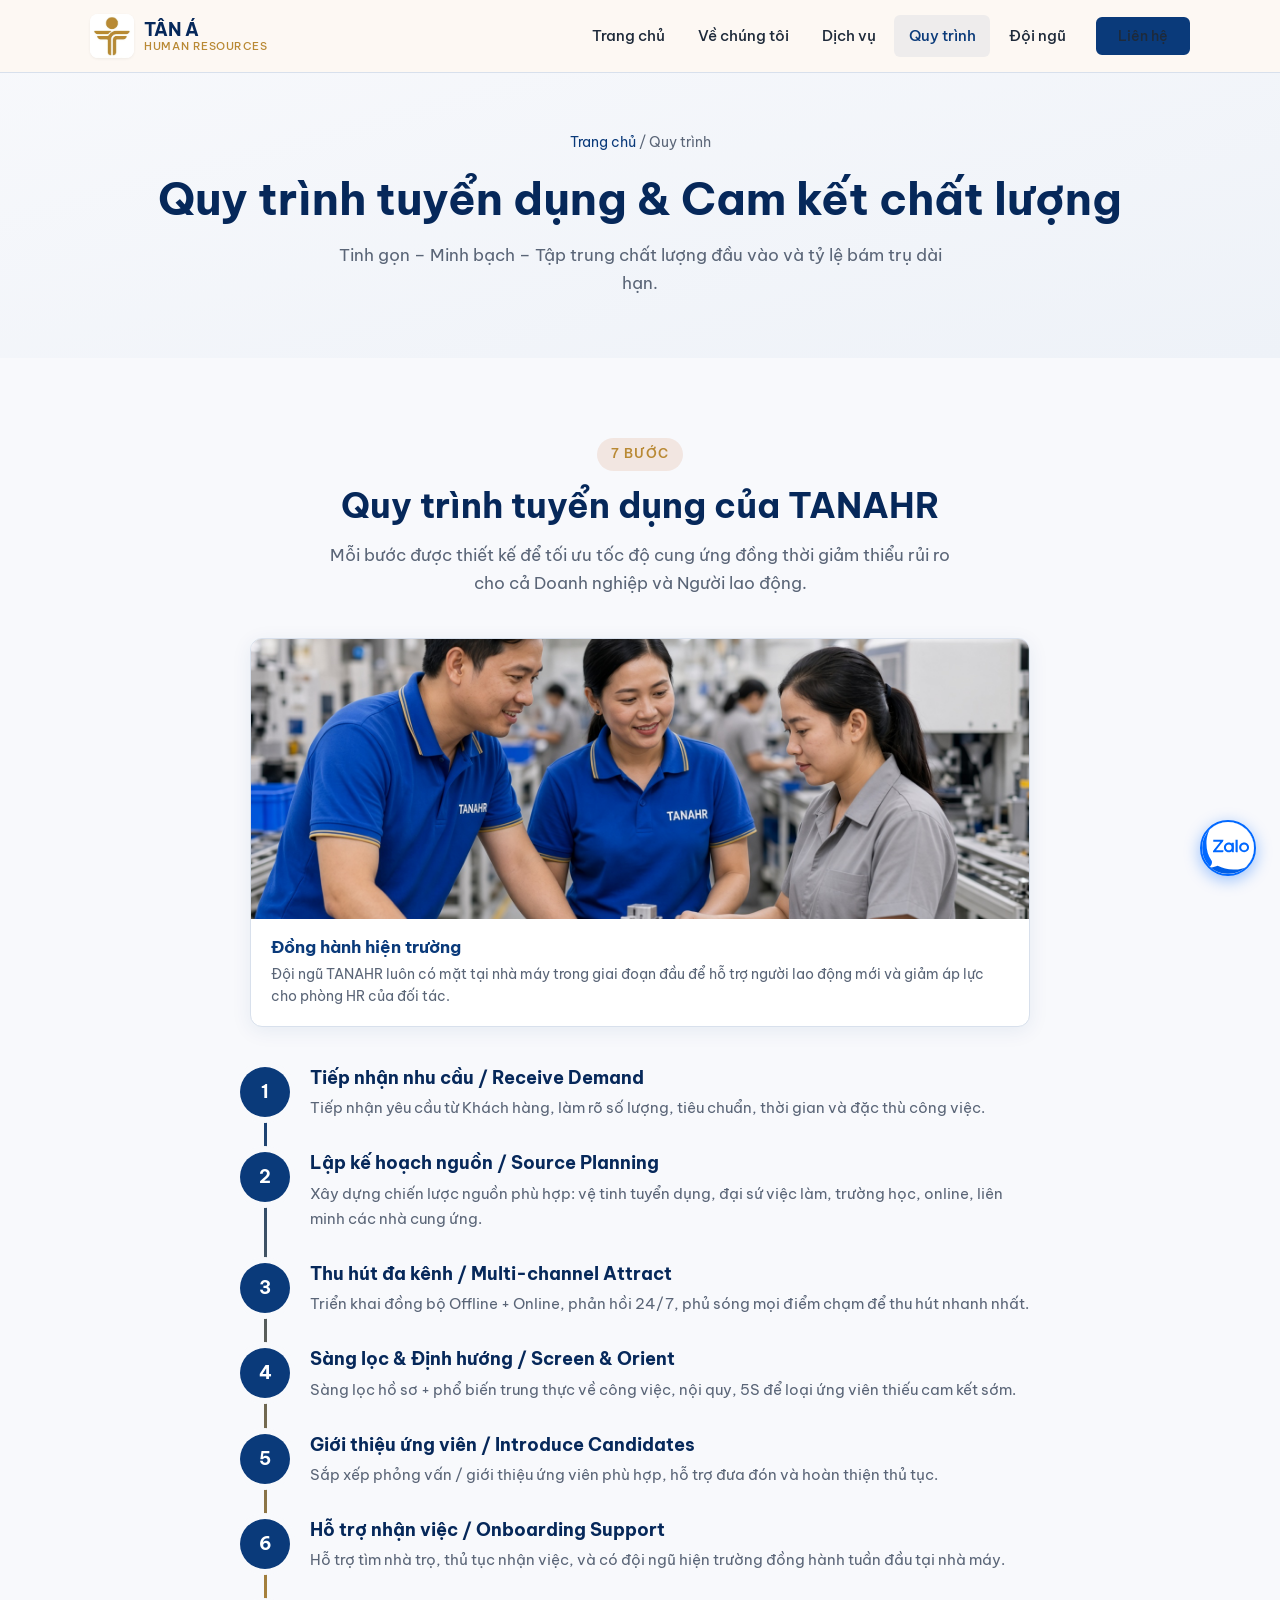
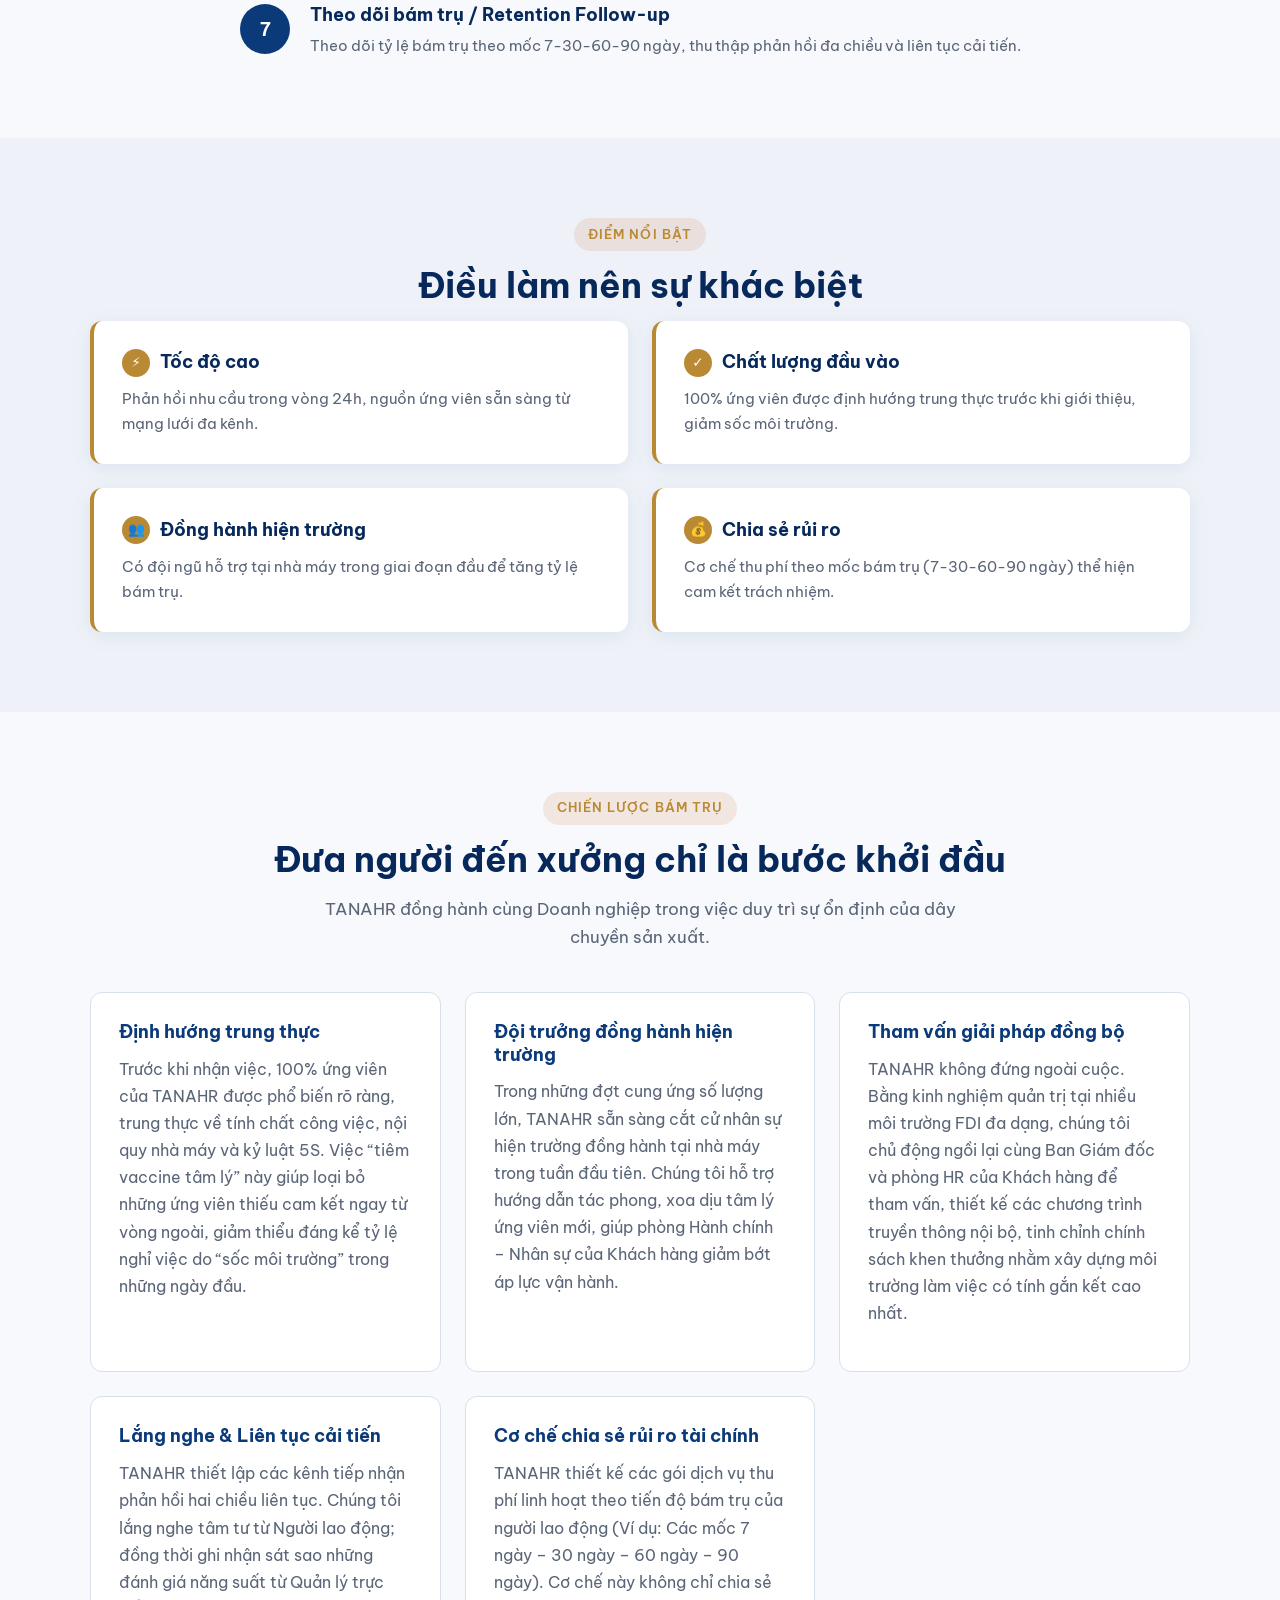
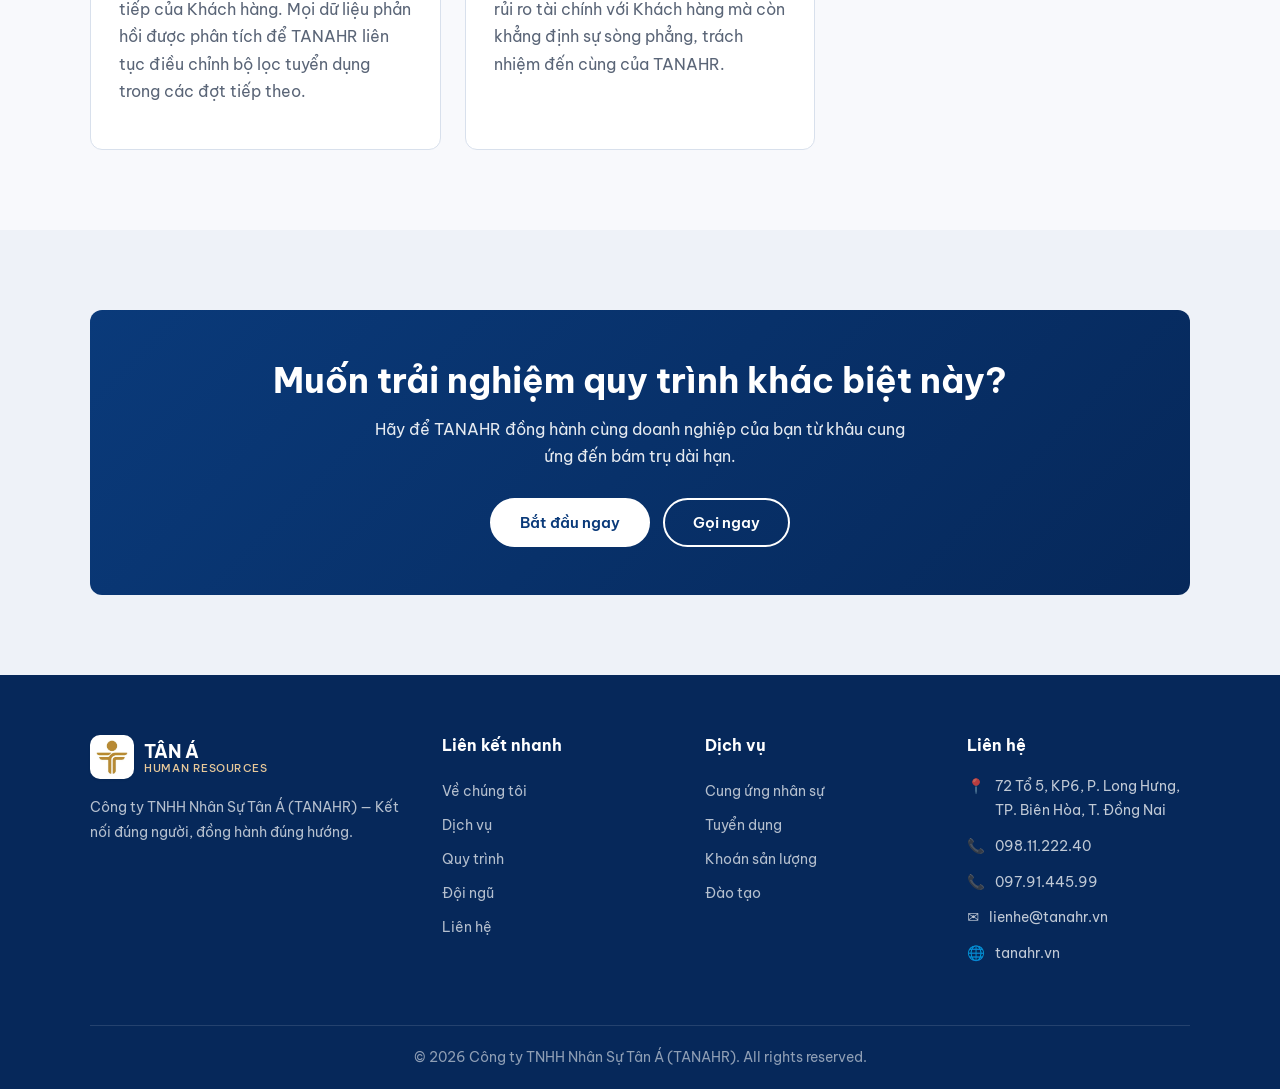
<file: process.html>
<!DOCTYPE html>
<html lang="vi">
<head>
  <meta charset="UTF-8">
  <meta name="viewport" content="width=device-width, initial-scale=1.0">
  <title>Quy trình tuyển dụng & Cam kết bám trụ | TANAHR</title>
  <meta name="description" content="Quy trình tuyển dụng 7 bước của TANAHR: tinh gọn, minh bạch, phản hồi 24h. Chiến lược bám trụ 7-30-60-90 ngày, định hướng trung thực 100%, đồng hành hiện trường và chia sẻ rủi ro tài chính.">
  <meta name="keywords" content="quy trình tuyển dụng, cam kết bám trụ, định hướng trung thực, chia sẻ rủi ro nhân sự, TANAHR quy trình">
  <meta name="robots" content="index, follow">
  <link rel="canonical" href="https://tanahr.vn/process.html">

  <meta property="og:title" content="Quy trình & Cam kết | TANAHR">
  <meta property="og:description" content="Quy trình tuyển dụng tinh gọn và chiến lược bám trụ dài hạn của TANAHR.">
  <meta property="og:url" content="https://tanahr.vn/process.html">

  <link rel="preconnect" href="https://fonts.googleapis.com">
  <link rel="preconnect" href="https://fonts.gstatic.com" crossorigin>
  <link href="https://fonts.googleapis.com/css2?family=Be+Vietnam+Pro:wght@400;500;600;700&display=swap" rel="stylesheet">
  <link rel="stylesheet" href="css/style.css">
  <link rel="icon" type="image/png" href="assets/images/favicon.png">
  <link rel="apple-touch-icon" href="assets/images/logo-header.png">
</head>
<body>
  <header class="header">
    <div class="container header-inner">
      <a href="index.html" class="logo" aria-label="TANAHR - Trang chủ">
        <img src="assets/logo.jpg" alt="TANAHR - Công ty TNHH Nhân Sự Tân Á" width="48" height="48">
        <div class="logo-text">
          <span>TÂN Á</span>
          <span>HUMAN RESOURCES</span>
        </div>
      </a>
      <nav class="nav">
        <a href="index.html">Trang chủ</a>
        <a href="about.html">Về chúng tôi</a>
        <a href="services.html">Dịch vụ</a>
        <a href="process.html" class="active">Quy trình</a>
        <a href="team.html">Đội ngũ</a>
        <a href="contact.html" class="btn btn-primary nav-cta" style="padding: 0.55rem 1.25rem; font-size: 0.88rem;">Liên hệ</a>
      </nav>
      <button class="hamburger" aria-label="Mở menu"><span></span><span></span><span></span></button>
    </div>
  </header>
  <div class="mobile-menu">
    <a href="index.html">Trang chủ</a>
    <a href="about.html">Về chúng tôi</a>
    <a href="services.html">Dịch vụ</a>
    <a href="process.html">Quy trình</a>
    <a href="team.html">Đội ngũ</a>
    <a href="contact.html">Liên hệ</a>
  </div>

  <main>
    <section class="page-hero">
      <div class="container">
        <div class="breadcrumb"><a href="index.html">Trang chủ</a> / Quy trình</div>
        <h1>Quy trình tuyển dụng & Cam kết chất lượng</h1>
        <p class="section-subtitle" style="margin-bottom:0;">Tinh gọn – Minh bạch – Tập trung chất lượng đầu vào và tỷ lệ bám trụ dài hạn.</p>
      </div>
    </section>

    <!-- Process -->
    <section class="section">
      <div class="container">
        <div class="text-center reveal">
          <span class="section-label">7 bước</span>
          <h2 class="section-title">Quy trình tuyển dụng của TANAHR</h2>
          <p class="section-subtitle">Mỗi bước được thiết kế để tối ưu tốc độ cung ứng đồng thời giảm thiểu rủi ro cho cả Doanh nghiệp và Người lao động.</p>
        </div>
        <div class="img-card reveal" style="max-width:780px;margin:0 auto 2.5rem;">
          <img src="assets/images/staff-onsite-1.jpg" alt="Nhân viên TANAHR đồng hành hiện trường tại nhà máy" loading="lazy" style="height:280px;">
          <div class="img-caption">
            <h3>Đồng hành hiện trường</h3>
            <p>Đội ngũ TANAHR luôn có mặt tại nhà máy trong giai đoạn đầu để hỗ trợ người lao động mới và giảm áp lực cho phòng HR của đối tác.</p>
          </div>
        </div>
        <div class="process-timeline reveal">
          <div class="process-step">
            <div class="process-num">1</div>
            <h3>Tiếp nhận nhu cầu / Receive Demand</h3>
            <p>Tiếp nhận yêu cầu từ Khách hàng, làm rõ số lượng, tiêu chuẩn, thời gian và đặc thù công việc.</p>
          </div>
          <div class="process-step">
            <div class="process-num">2</div>
            <h3>Lập kế hoạch nguồn / Source Planning</h3>
            <p>Xây dựng chiến lược nguồn phù hợp: vệ tinh tuyển dụng, đại sứ việc làm, trường học, online, liên minh các nhà cung ứng.</p>
          </div>
          <div class="process-step">
            <div class="process-num">3</div>
            <h3>Thu hút đa kênh / Multi-channel Attract</h3>
            <p>Triển khai đồng bộ Offline + Online, phản hồi 24/7, phủ sóng mọi điểm chạm để thu hút nhanh nhất.</p>
          </div>
          <div class="process-step">
            <div class="process-num">4</div>
            <h3>Sàng lọc & Định hướng / Screen & Orient</h3>
            <p>Sàng lọc hồ sơ + phổ biến trung thực về công việc, nội quy, 5S để loại ứng viên thiếu cam kết sớm.</p>
          </div>
          <div class="process-step">
            <div class="process-num">5</div>
            <h3>Giới thiệu ứng viên / Introduce Candidates</h3>
            <p>Sắp xếp phỏng vấn / giới thiệu ứng viên phù hợp, hỗ trợ đưa đón và hoàn thiện thủ tục.</p>
          </div>
          <div class="process-step">
            <div class="process-num">6</div>
            <h3>Hỗ trợ nhận việc / Onboarding Support</h3>
            <p>Hỗ trợ tìm nhà trọ, thủ tục nhận việc, và có đội ngũ hiện trường đồng hành tuần đầu tại nhà máy.</p>
          </div>
          <div class="process-step">
            <div class="process-num">7</div>
            <h3>Theo dõi bám trụ / Retention Follow-up</h3>
            <p>Theo dõi tỷ lệ bám trụ theo mốc 7-30-60-90 ngày, thu thập phản hồi đa chiều và liên tục cải tiến.</p>
          </div>
        </div>
      </div>
    </section>

    <!-- Highlights -->
    <section class="section section-alt">
      <div class="container">
        <div class="text-center reveal">
          <span class="section-label">Điểm nổi bật</span>
          <h2 class="section-title">Điều làm nên sự khác biệt</h2>
        </div>
        <div class="strengths-grid">
          <div class="strength-card reveal">
            <h3><span>⚡</span> Tốc độ cao</h3>
            <p>Phản hồi nhu cầu trong vòng 24h, nguồn ứng viên sẵn sàng từ mạng lưới đa kênh.</p>
          </div>
          <div class="strength-card reveal">
            <h3><span>✓</span> Chất lượng đầu vào</h3>
            <p>100% ứng viên được định hướng trung thực trước khi giới thiệu, giảm sốc môi trường.</p>
          </div>
          <div class="strength-card reveal">
            <h3><span>👥</span> Đồng hành hiện trường</h3>
            <p>Có đội ngũ hỗ trợ tại nhà máy trong giai đoạn đầu để tăng tỷ lệ bám trụ.</p>
          </div>
          <div class="strength-card reveal">
            <h3><span>💰</span> Chia sẻ rủi ro</h3>
            <p>Cơ chế thu phí theo mốc bám trụ (7-30-60-90 ngày) thể hiện cam kết trách nhiệm.</p>
          </div>
        </div>
      </div>
    </section>

    <!-- Retention Strategy -->
    <section class="section">
      <div class="container">
        <div class="text-center reveal">
          <span class="section-label">Chiến lược bám trụ</span>
          <h2 class="section-title">Đưa người đến xưởng chỉ là bước khởi đầu</h2>
          <p class="section-subtitle">TANAHR đồng hành cùng Doanh nghiệp trong việc duy trì sự ổn định của dây chuyền sản xuất.</p>
        </div>
        <div class="mission-grid">
          <div class="mission-card reveal">
            <h3>Định hướng trung thực</h3>
            <p>Trước khi nhận việc, 100% ứng viên của TANAHR được phổ biến rõ ràng, trung thực về tính chất công việc, nội quy nhà máy và kỷ luật 5S. Việc “tiêm vaccine tâm lý” này giúp loại bỏ những ứng viên thiếu cam kết ngay từ vòng ngoài, giảm thiểu đáng kể tỷ lệ nghỉ việc do “sốc môi trường” trong những ngày đầu.</p>
          </div>
          <div class="mission-card reveal">
            <h3>Đội trưởng đồng hành hiện trường</h3>
            <p>Trong những đợt cung ứng số lượng lớn, TANAHR sẵn sàng cắt cử nhân sự hiện trường đồng hành tại nhà máy trong tuần đầu tiên. Chúng tôi hỗ trợ hướng dẫn tác phong, xoa dịu tâm lý ứng viên mới, giúp phòng Hành chính – Nhân sự của Khách hàng giảm bớt áp lực vận hành.</p>
          </div>
          <div class="mission-card reveal">
            <h3>Tham vấn giải pháp đồng bộ</h3>
            <p>TANAHR không đứng ngoài cuộc. Bằng kinh nghiệm quản trị tại nhiều môi trường FDI đa dạng, chúng tôi chủ động ngồi lại cùng Ban Giám đốc và phòng HR của Khách hàng để tham vấn, thiết kế các chương trình truyền thông nội bộ, tinh chỉnh chính sách khen thưởng nhằm xây dựng môi trường làm việc có tính gắn kết cao nhất.</p>
          </div>
          <div class="mission-card reveal">
            <h3>Lắng nghe & Liên tục cải tiến</h3>
            <p>TANAHR thiết lập các kênh tiếp nhận phản hồi hai chiều liên tục. Chúng tôi lắng nghe tâm tư từ Người lao động; đồng thời ghi nhận sát sao những đánh giá năng suất từ Quản lý trực tiếp của Khách hàng. Mọi dữ liệu phản hồi được phân tích để TANAHR liên tục điều chỉnh bộ lọc tuyển dụng trong các đợt tiếp theo.</p>
          </div>
          <div class="mission-card reveal">
            <h3>Cơ chế chia sẻ rủi ro tài chính</h3>
            <p>TANAHR thiết kế các gói dịch vụ thu phí linh hoạt theo tiến độ bám trụ của người lao động (Ví dụ: Các mốc 7 ngày – 30 ngày – 60 ngày – 90 ngày). Cơ chế này không chỉ chia sẻ rủi ro tài chính với Khách hàng mà còn khẳng định sự sòng phẳng, trách nhiệm đến cùng của TANAHR.</p>
          </div>
        </div>
      </div>
    </section>

    <section class="section section-alt">
      <div class="container">
        <div class="cta-banner reveal">
          <h2>Muốn trải nghiệm quy trình khác biệt này?</h2>
          <p>Hãy để TANAHR đồng hành cùng doanh nghiệp của bạn từ khâu cung ứng đến bám trụ dài hạn.</p>
          <div class="cta-btns">
            <a href="contact.html" class="btn btn-white">Bắt đầu ngay</a>
            <a href="tel:0981122240" class="btn btn-outline" style="border-color:white;color:white;">Gọi ngay</a>
          </div>
        </div>
      </div>
    </section>
  </main>

  <footer class="footer">
    <div class="container">
      <div class="footer-grid">
        <div class="footer-brand">
          <a href="index.html" class="logo">
            <img src="assets/logo.jpg" alt="TANAHR" width="44" height="44">
            <div class="logo-text">
              <span>TÂN Á</span>
              <span>HUMAN RESOURCES</span>
            </div>
          </a>
          <p>Công ty TNHH Nhân Sự Tân Á (TANAHR) — Kết nối đúng người, đồng hành đúng hướng.</p>
        </div>
        <div>
          <h4>Liên kết nhanh</h4>
          <div class="footer-links">
            <a href="about.html">Về chúng tôi</a>
            <a href="services.html">Dịch vụ</a>
            <a href="process.html">Quy trình</a>
            <a href="team.html">Đội ngũ</a>
            <a href="contact.html">Liên hệ</a>
          </div>
        </div>
        <div>
          <h4>Dịch vụ</h4>
          <div class="footer-links">
            <a href="services.html#cung-ung">Cung ứng nhân sự</a>
            <a href="services.html#tuyen-dung">Tuyển dụng</a>
            <a href="services.html#khoan-san">Khoán sản lượng</a>
            <a href="services.html#dao-tao">Đào tạo</a>
          </div>
        </div>
        <div>
          <h4>Liên hệ</h4>
          <ul class="footer-contact">
            <li>📍 <a href="https://maps.app.goo.gl/nmRCYNgb7JTEfvhy9" target="_blank" rel="noopener noreferrer" style="color:inherit; text-decoration:none;">72 Tổ 5, KP6, P. Long Hưng, TP. Biên Hòa, T. Đồng Nai</a></li>
            <li>📞 <a href="tel:0981122240" style="color:inherit;">098.11.222.40</a></li>
            <li>📞 <a href="tel:0979144599" style="color:inherit;">097.91.445.99</a></li>
            <li>✉️ <a href="mailto:lienhe@tanahr.vn" style="color:inherit;">lienhe@tanahr.vn</a></li>
            <li>🌐 <a href="https://tanahr.vn" style="color:inherit; text-decoration:none;">tanahr.vn</a></li>
          </ul>
        </div>
      </div>
      <div class="footer-bottom">© 2026 Công ty TNHH Nhân Sự Tân Á (TANAHR). All rights reserved.</div>
    </div>
  </footer>
  <script src="js/main.js"></script>

  <!-- Floating Zalo Button -->
  <a href="https://zalo.me/0981122240" class="zalo-float" target="_blank" rel="noopener noreferrer" aria-label="Chat Zalo với TANAHR - 098.11.222.40">
    <span class="zalo-tooltip">Chat Zalo ngay</span>
    <img src="assets/images/zalo-icon.svg" alt="Zalo" width="36" height="36">
  </a>

</body>
</html>
</file>
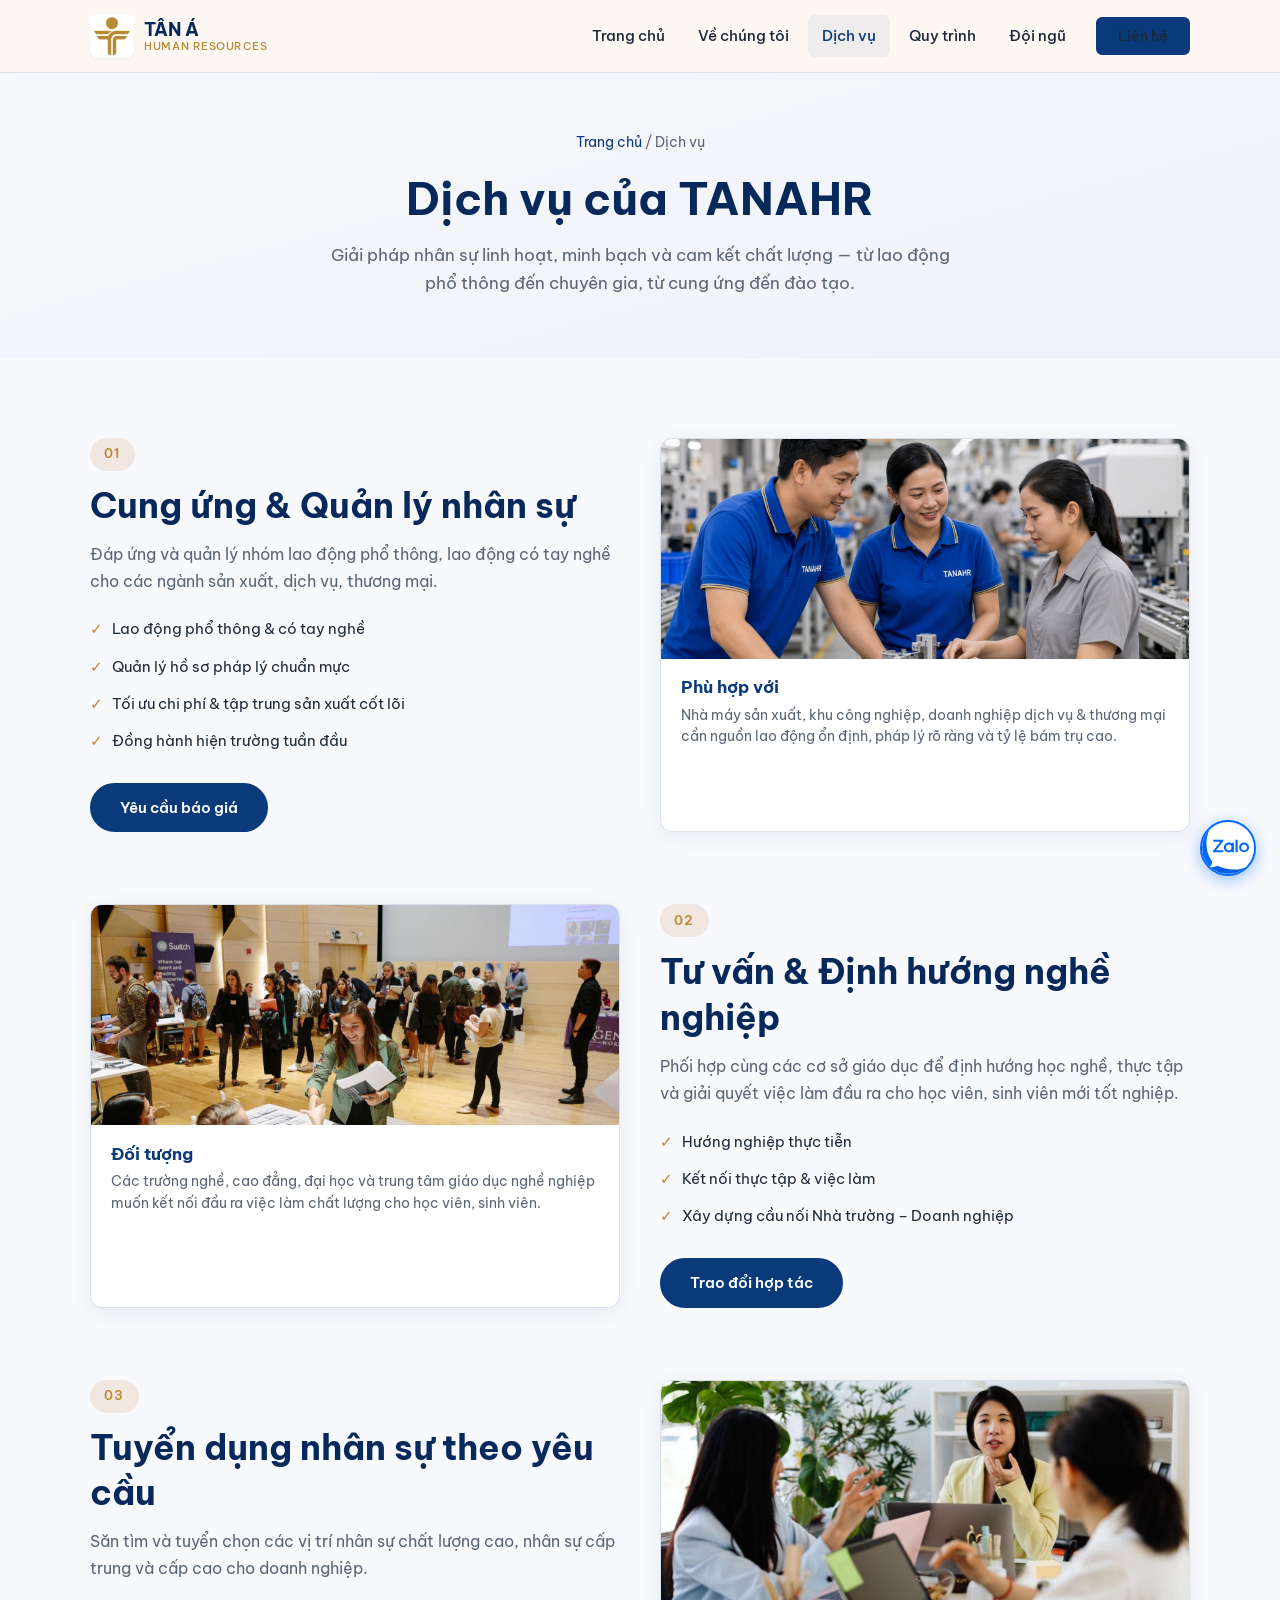
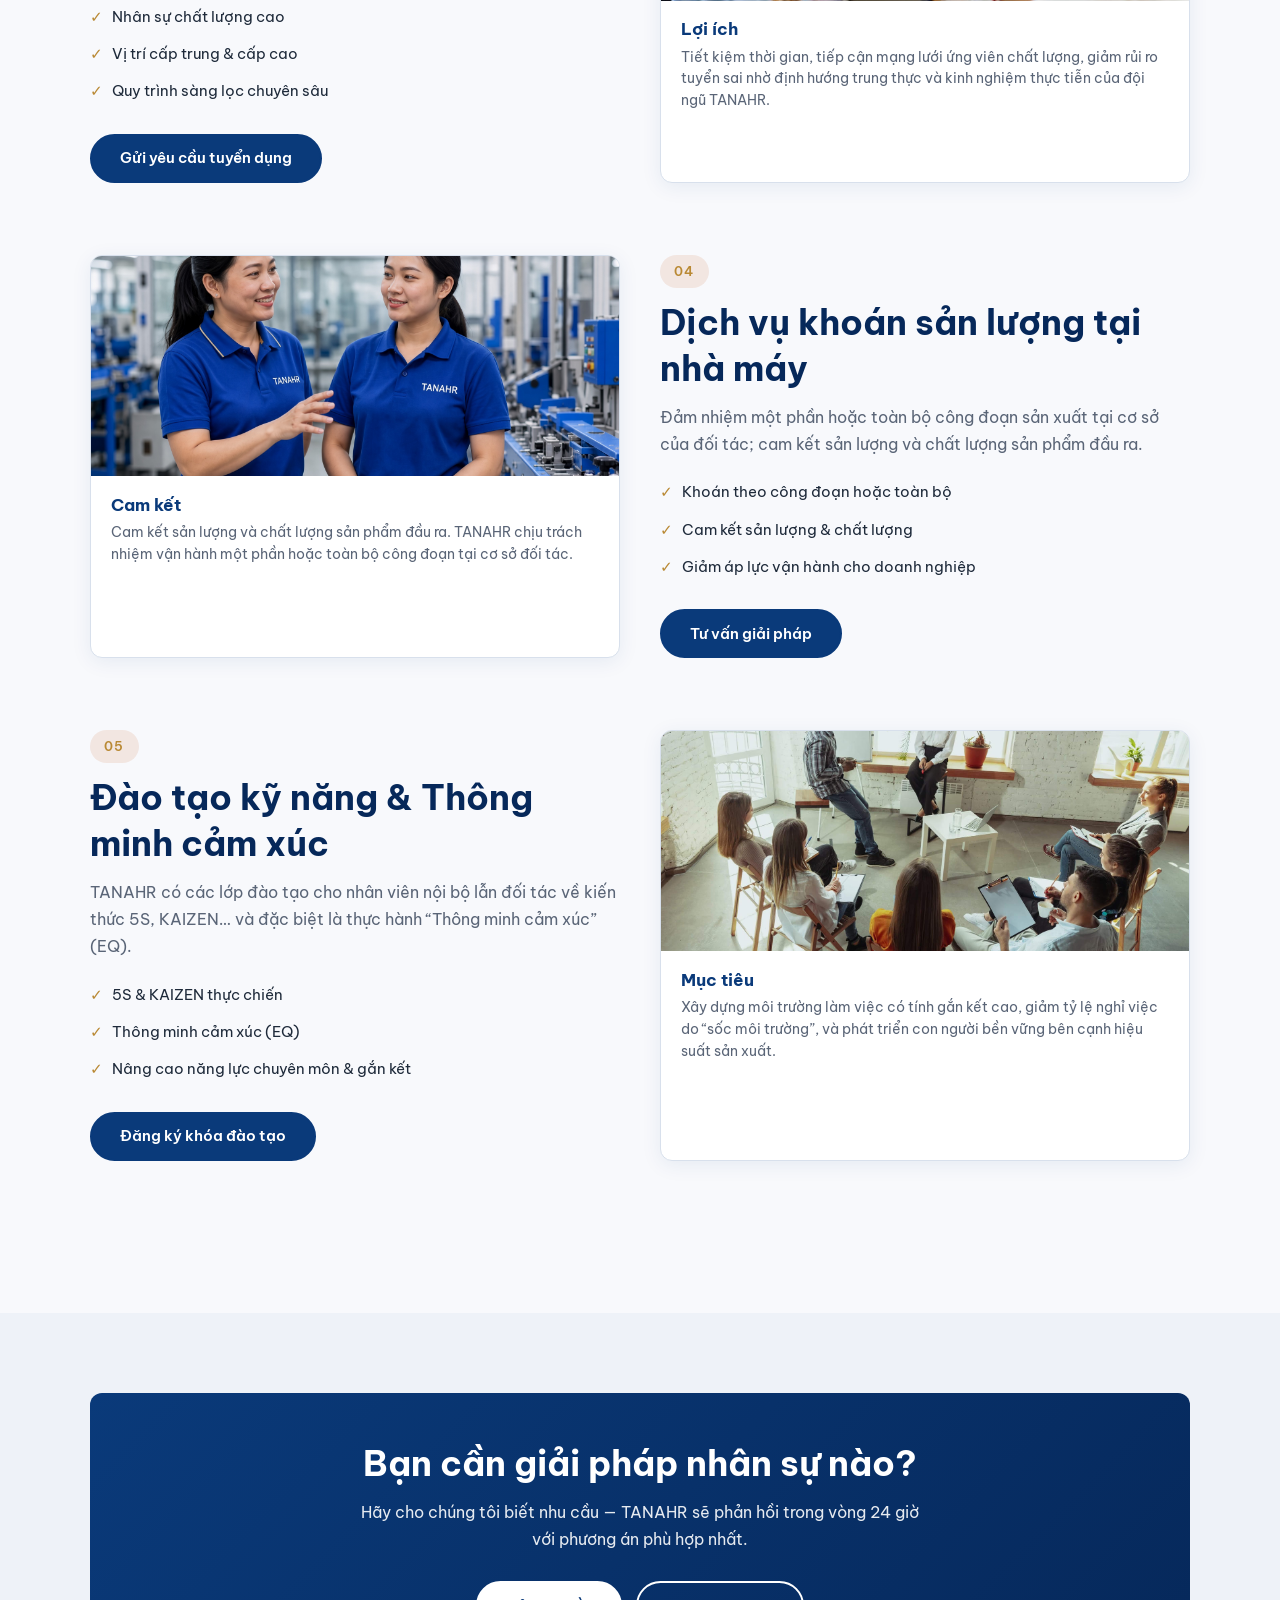
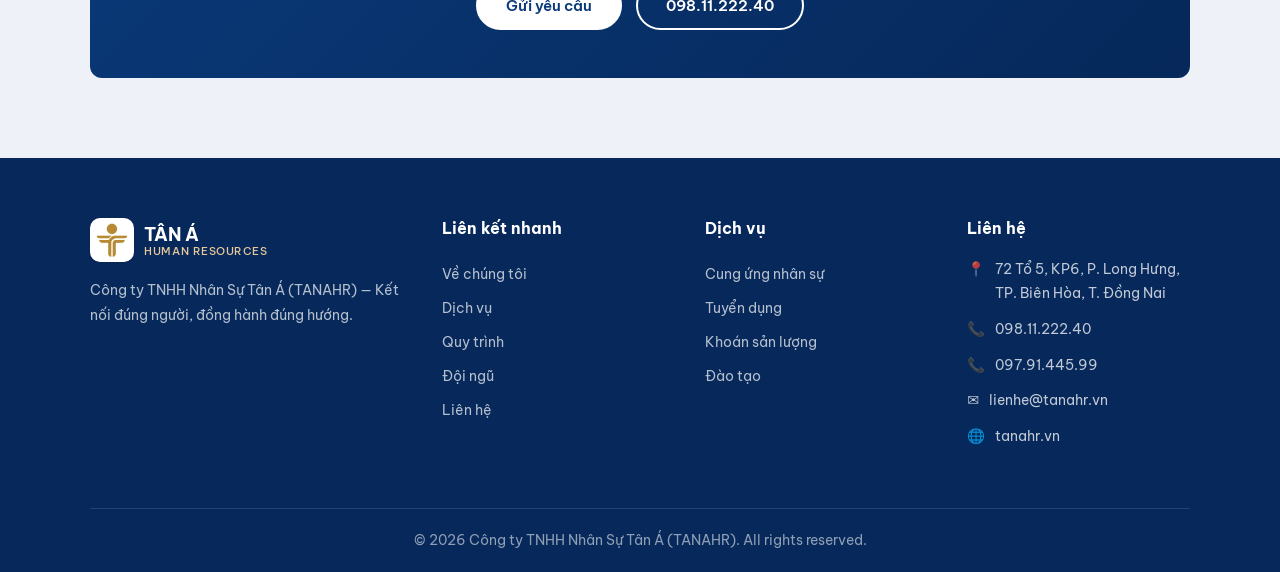
<file: services.html>
<!DOCTYPE html>
<html lang="vi">
<head>
  <meta charset="UTF-8">
  <meta name="viewport" content="width=device-width, initial-scale=1.0">
  <title>Dịch vụ | TANAHR - Cung ứng nhân sự, Tuyển dụng, Đào tạo, Khoán sản lượng</title>
  <meta name="description" content="Dịch vụ của TANAHR: Cung ứng & quản lý nhân sự, Tư vấn định hướng nghề nghiệp, Tuyển dụng theo yêu cầu, Khoán sản lượng tại nhà máy, Đào tạo kỹ năng & Thông minh cảm xúc (EQ, 5S, Kaizen).">
  <meta name="keywords" content="cung ứng nhân sự, tuyển dụng lao động, khoán sản lượng, đào tạo 5S Kaizen, định hướng nghề nghiệp, giải pháp nhân sự TANAHR">
  <meta name="robots" content="index, follow">
  <link rel="canonical" href="https://tanahr.vn/services.html">

  <meta property="og:title" content="Dịch vụ | TANAHR - Công ty TNHH Nhân Sự Tân Á">
  <meta property="og:description" content="5 giải pháp nhân sự toàn diện từ TANAHR.">
  <meta property="og:url" content="https://tanahr.vn/services.html">

  <link rel="preconnect" href="https://fonts.googleapis.com">
  <link rel="preconnect" href="https://fonts.gstatic.com" crossorigin>
  <link href="https://fonts.googleapis.com/css2?family=Be+Vietnam+Pro:wght@400;500;600;700&display=swap" rel="stylesheet">
  <link rel="stylesheet" href="css/style.css">
  <link rel="icon" type="image/png" href="assets/images/favicon.png">
  <link rel="apple-touch-icon" href="assets/images/logo-header.png">
</head>
<body>
  <header class="header">
    <div class="container header-inner">
      <a href="index.html" class="logo" aria-label="TANAHR - Trang chủ">
        <img src="assets/logo.jpg" alt="TANAHR - Công ty TNHH Nhân Sự Tân Á" width="48" height="48">
        <div class="logo-text">
          <span>TÂN Á</span>
          <span>HUMAN RESOURCES</span>
        </div>
      </a>
      <nav class="nav">
        <a href="index.html">Trang chủ</a>
        <a href="about.html">Về chúng tôi</a>
        <a href="services.html" class="active">Dịch vụ</a>
        <a href="process.html">Quy trình</a>
        <a href="team.html">Đội ngũ</a>
        <a href="contact.html" class="btn btn-primary nav-cta" style="padding: 0.55rem 1.25rem; font-size: 0.88rem;">Liên hệ</a>
      </nav>
      <button class="hamburger" aria-label="Mở menu"><span></span><span></span><span></span></button>
    </div>
  </header>
  <div class="mobile-menu">
    <a href="index.html">Trang chủ</a>
    <a href="about.html">Về chúng tôi</a>
    <a href="services.html">Dịch vụ</a>
    <a href="process.html">Quy trình</a>
    <a href="team.html">Đội ngũ</a>
    <a href="contact.html">Liên hệ</a>
  </div>

  <main>
    <section class="page-hero">
      <div class="container">
        <div class="breadcrumb"><a href="index.html">Trang chủ</a> / Dịch vụ</div>
        <h1>Dịch vụ của TANAHR</h1>
        <p class="section-subtitle" style="margin-bottom:0;">Giải pháp nhân sự linh hoạt, minh bạch và cam kết chất lượng — từ lao động phổ thông đến chuyên gia, từ cung ứng đến đào tạo.</p>
      </div>
    </section>

    <section class="section" id="cung-ung">
      <div class="container">

        <!-- 01 Cung ứng -->
        <article class="service-detail reveal" id="cung-ung">
          <div class="service-detail-content">
            <span class="section-label">01</span>
            <h2>Cung ứng & Quản lý nhân sự</h2>
            <p>Đáp ứng và quản lý nhóm lao động phổ thông, lao động có tay nghề cho các ngành sản xuất, dịch vụ, thương mại.</p>
            <ul class="service-check-list">
              <li><span>✓</span> Lao động phổ thông & có tay nghề</li>
              <li><span>✓</span> Quản lý hồ sơ pháp lý chuẩn mực</li>
              <li><span>✓</span> Tối ưu chi phí & tập trung sản xuất cốt lõi</li>
              <li><span>✓</span> Đồng hành hiện trường tuần đầu</li>
            </ul>
            <a href="contact.html" class="btn btn-primary">Yêu cầu báo giá</a>
          </div>
          <div class="img-card">
            <img src="assets/images/staff-onsite-1.jpg" alt="Nhân viên TANAHR hỗ trợ công nhân tại hiện trường nhà máy" loading="lazy">
            <div class="img-caption">
              <h3>Phù hợp với</h3>
              <p>Nhà máy sản xuất, khu công nghiệp, doanh nghiệp dịch vụ & thương mại cần nguồn lao động ổn định, pháp lý rõ ràng và tỷ lệ bám trụ cao.</p>
            </div>
          </div>
        </article>

        <!-- 02 Tư vấn -->
        <article class="service-detail reverse reveal" id="tu-van">
          <div class="service-detail-content">
            <span class="section-label">02</span>
            <h2>Tư vấn & Định hướng nghề nghiệp</h2>
            <p>Phối hợp cùng các cơ sở giáo dục để định hướng học nghề, thực tập và giải quyết việc làm đầu ra cho học viên, sinh viên mới tốt nghiệp.</p>
            <ul class="service-check-list">
              <li><span>✓</span> Hướng nghiệp thực tiễn</li>
              <li><span>✓</span> Kết nối thực tập & việc làm</li>
              <li><span>✓</span> Xây dựng cầu nối Nhà trường – Doanh nghiệp</li>
            </ul>
            <a href="contact.html" class="btn btn-primary">Trao đổi hợp tác</a>
          </div>
          <div class="img-card">
            <img src="assets/images/service-tu-van.jpg" alt="Hướng nghiệp và kết nối việc làm cho sinh viên - TANAHR" loading="lazy">
            <div class="img-caption">
              <h3>Đối tượng</h3>
              <p>Các trường nghề, cao đẳng, đại học và trung tâm giáo dục nghề nghiệp muốn kết nối đầu ra việc làm chất lượng cho học viên, sinh viên.</p>
            </div>
          </div>
        </article>

        <!-- 03 Tuyển dụng -->
        <article class="service-detail reveal" id="tuyen-dung">
          <div class="service-detail-content">
            <span class="section-label">03</span>
            <h2>Tuyển dụng nhân sự theo yêu cầu</h2>
            <p>Săn tìm và tuyển chọn các vị trí nhân sự chất lượng cao, nhân sự cấp trung và cấp cao cho doanh nghiệp.</p>
            <ul class="service-check-list">
              <li><span>✓</span> Nhân sự chất lượng cao</li>
              <li><span>✓</span> Vị trí cấp trung & cấp cao</li>
              <li><span>✓</span> Quy trình sàng lọc chuyên sâu</li>
            </ul>
            <a href="contact.html" class="btn btn-primary">Gửi yêu cầu tuyển dụng</a>
          </div>
          <div class="img-card">
            <img src="assets/images/service-tuyen-dung.jpg" alt="Phỏng vấn và tuyển dụng nhân sự chuyên nghiệp - TANAHR" loading="lazy">
            <div class="img-caption">
              <h3>Lợi ích</h3>
              <p>Tiết kiệm thời gian, tiếp cận mạng lưới ứng viên chất lượng, giảm rủi ro tuyển sai nhờ định hướng trung thực và kinh nghiệm thực tiễn của đội ngũ TANAHR.</p>
            </div>
          </div>
        </article>

        <!-- 04 Khoán sản lượng -->
        <article class="service-detail reverse reveal" id="khoan-san">
          <div class="service-detail-content">
            <span class="section-label">04</span>
            <h2>Dịch vụ khoán sản lượng tại nhà máy</h2>
            <p>Đảm nhiệm một phần hoặc toàn bộ công đoạn sản xuất tại cơ sở của đối tác; cam kết sản lượng và chất lượng sản phẩm đầu ra.</p>
            <ul class="service-check-list">
              <li><span>✓</span> Khoán theo công đoạn hoặc toàn bộ</li>
              <li><span>✓</span> Cam kết sản lượng & chất lượng</li>
              <li><span>✓</span> Giảm áp lực vận hành cho doanh nghiệp</li>
            </ul>
            <a href="contact.html" class="btn btn-primary">Tư vấn giải pháp</a>
          </div>
          <div class="img-card">
            <img src="assets/images/staff-onsite-4.jpg" alt="Nhân viên TANAHR hướng dẫn tại dây chuyền sản xuất" loading="lazy">
            <div class="img-caption">
              <h3>Cam kết</h3>
              <p>Cam kết sản lượng và chất lượng sản phẩm đầu ra. TANAHR chịu trách nhiệm vận hành một phần hoặc toàn bộ công đoạn tại cơ sở đối tác.</p>
            </div>
          </div>
        </article>

        <!-- 05 Đào tạo -->
        <article class="service-detail reveal" id="dao-tao">
          <div class="service-detail-content">
            <span class="section-label">05</span>
            <h2>Đào tạo kỹ năng & Thông minh cảm xúc</h2>
            <p>TANAHR có các lớp đào tạo cho nhân viên nội bộ lẫn đối tác về kiến thức 5S, KAIZEN… và đặc biệt là thực hành “Thông minh cảm xúc” (EQ).</p>
            <ul class="service-check-list">
              <li><span>✓</span> 5S & KAIZEN thực chiến</li>
              <li><span>✓</span> Thông minh cảm xúc (EQ)</li>
              <li><span>✓</span> Nâng cao năng lực chuyên môn & gắn kết</li>
            </ul>
            <a href="contact.html" class="btn btn-primary">Đăng ký khóa đào tạo</a>
          </div>
          <div class="img-card">
            <img src="assets/images/service-dao-tao.jpg" alt="Đào tạo kỹ năng mềm và thông minh cảm xúc - TANAHR" loading="lazy">
            <div class="img-caption">
              <h3>Mục tiêu</h3>
              <p>Xây dựng môi trường làm việc có tính gắn kết cao, giảm tỷ lệ nghỉ việc do “sốc môi trường”, và phát triển con người bền vững bên cạnh hiệu suất sản xuất.</p>
            </div>
          </div>
        </article>

      </div>
    </section>

    <section class="section section-alt">
      <div class="container">
        <div class="cta-banner reveal">
          <h2>Bạn cần giải pháp nhân sự nào?</h2>
          <p>Hãy cho chúng tôi biết nhu cầu — TANAHR sẽ phản hồi trong vòng 24 giờ với phương án phù hợp nhất.</p>
          <div class="cta-btns">
            <a href="contact.html" class="btn btn-white">Gửi yêu cầu</a>
            <a href="tel:0981122240" class="btn btn-outline" style="border-color:white;color:white;">098.11.222.40</a>
          </div>
        </div>
      </div>
    </section>
  </main>

  <footer class="footer">
    <div class="container">
      <div class="footer-grid">
        <div class="footer-brand">
          <a href="index.html" class="logo">
            <img src="assets/logo.jpg" alt="TANAHR" width="44" height="44">
            <div class="logo-text">
              <span>TÂN Á</span>
              <span>HUMAN RESOURCES</span>
            </div>
          </a>
          <p>Công ty TNHH Nhân Sự Tân Á (TANAHR) — Kết nối đúng người, đồng hành đúng hướng.</p>
        </div>
        <div>
          <h4>Liên kết nhanh</h4>
          <div class="footer-links">
            <a href="about.html">Về chúng tôi</a>
            <a href="services.html">Dịch vụ</a>
            <a href="process.html">Quy trình</a>
            <a href="team.html">Đội ngũ</a>
            <a href="contact.html">Liên hệ</a>
          </div>
        </div>
        <div>
          <h4>Dịch vụ</h4>
          <div class="footer-links">
            <a href="services.html#cung-ung">Cung ứng nhân sự</a>
            <a href="services.html#tuyen-dung">Tuyển dụng</a>
            <a href="services.html#khoan-san">Khoán sản lượng</a>
            <a href="services.html#dao-tao">Đào tạo</a>
          </div>
        </div>
        <div>
          <h4>Liên hệ</h4>
          <ul class="footer-contact">
            <li>📍 <a href="https://maps.app.goo.gl/nmRCYNgb7JTEfvhy9" target="_blank" rel="noopener noreferrer" style="color:inherit; text-decoration:none;">72 Tổ 5, KP6, P. Long Hưng, TP. Biên Hòa, T. Đồng Nai</a></li>
            <li>📞 <a href="tel:0981122240" style="color:inherit;">098.11.222.40</a></li>
            <li>📞 <a href="tel:0979144599" style="color:inherit;">097.91.445.99</a></li>
            <li>✉️ <a href="mailto:lienhe@tanahr.vn" style="color:inherit;">lienhe@tanahr.vn</a></li>
            <li>🌐 <a href="https://tanahr.vn" style="color:inherit; text-decoration:none;">tanahr.vn</a></li>
          </ul>
        </div>
      </div>
      <div class="footer-bottom">© 2026 Công ty TNHH Nhân Sự Tân Á (TANAHR). All rights reserved.</div>
    </div>
  </footer>
  <script src="js/main.js"></script>

  <!-- Floating Zalo Button -->
  <a href="https://zalo.me/0981122240" class="zalo-float" target="_blank" rel="noopener noreferrer" aria-label="Chat Zalo với TANAHR - 098.11.222.40">
    <span class="zalo-tooltip">Chat Zalo ngay</span>
    <img src="assets/images/zalo-icon.svg" alt="Zalo" width="36" height="36">
  </a>

</body>
</html>
</file>
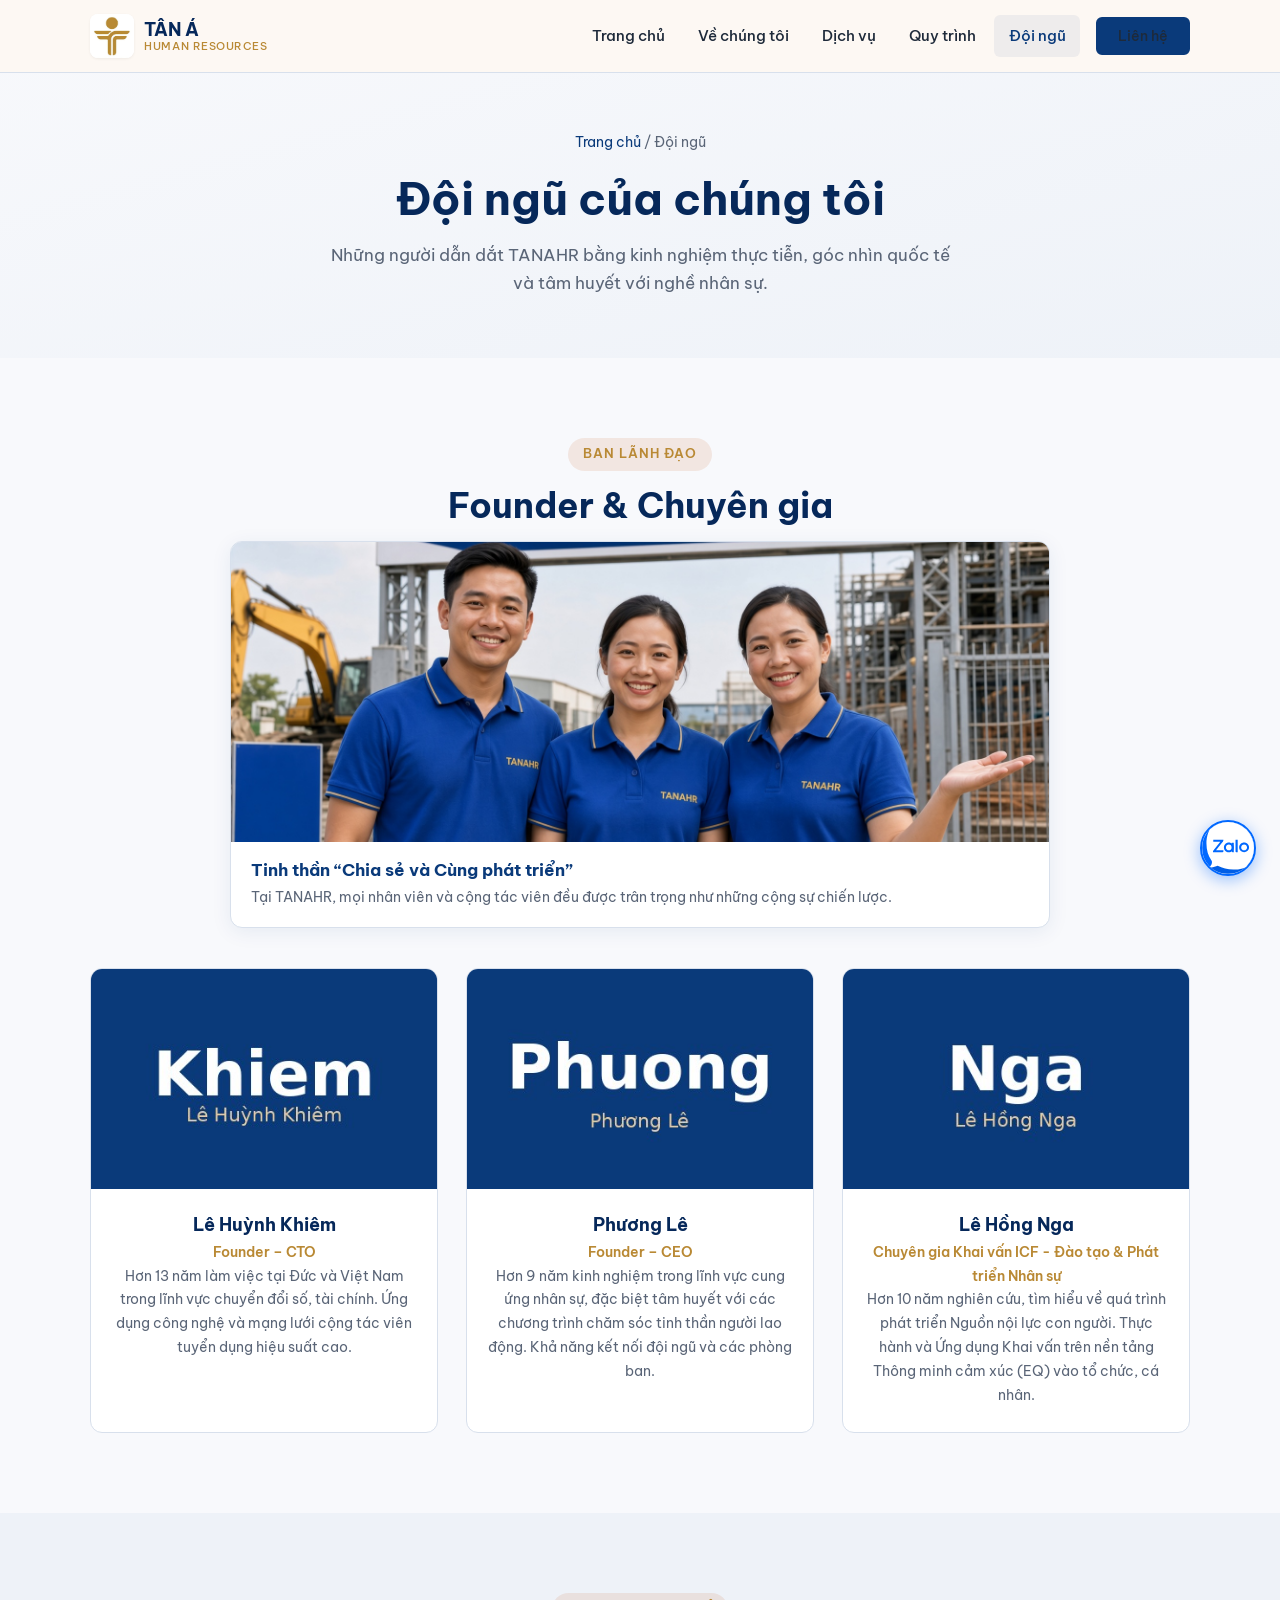
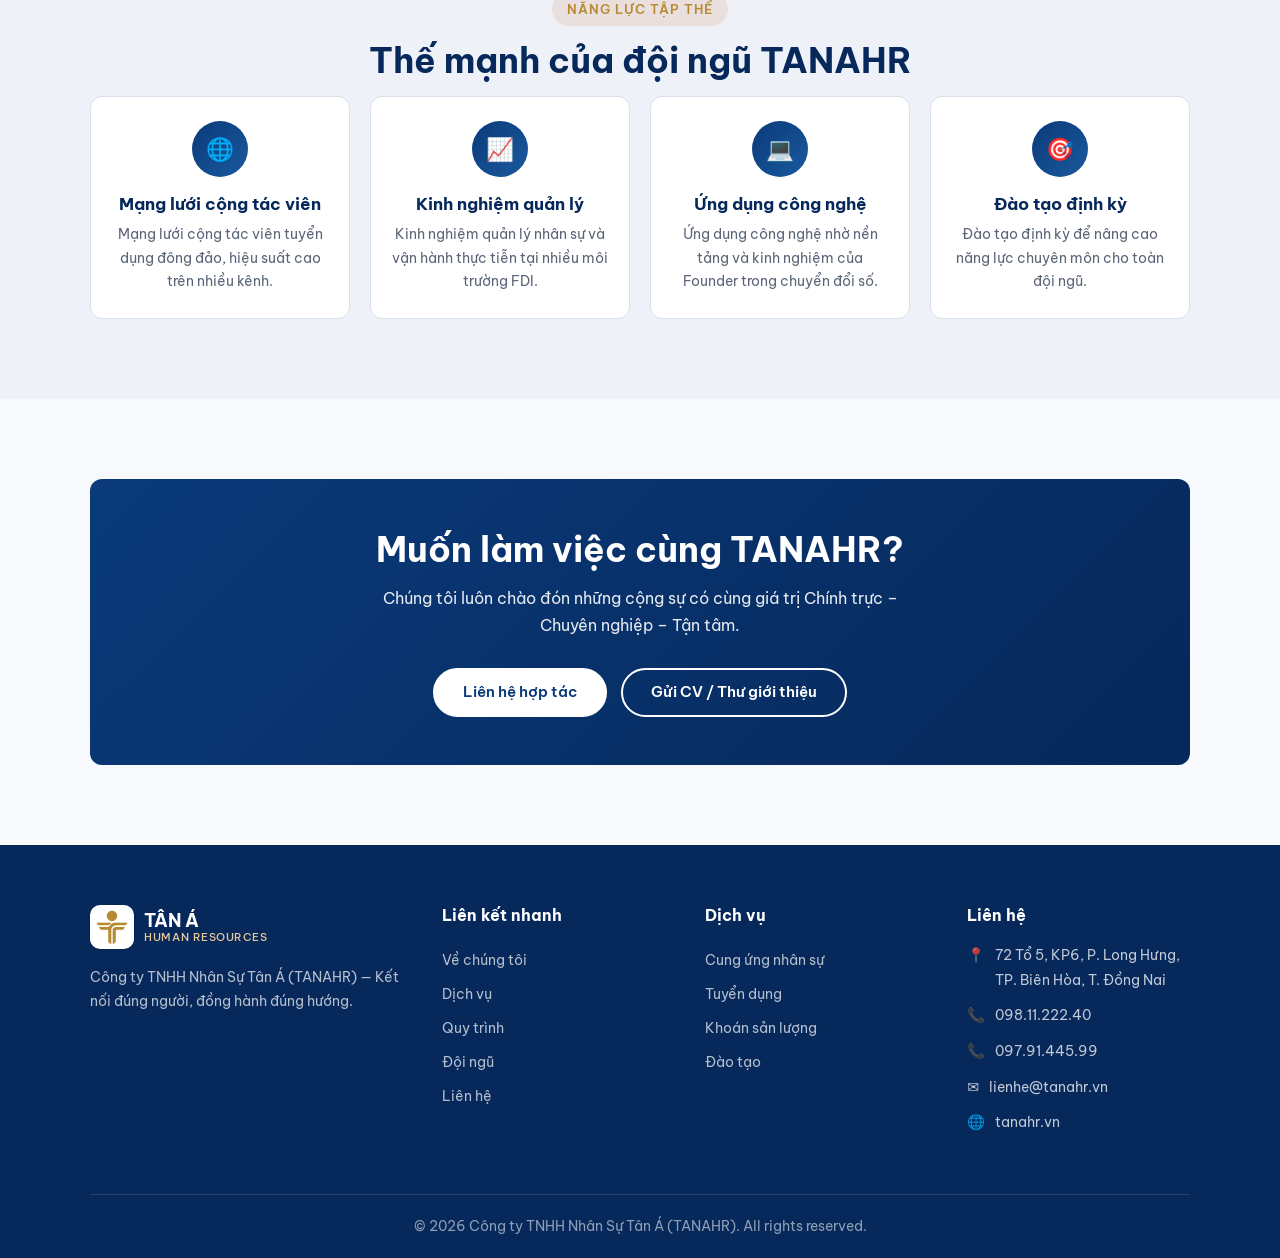
<file: team.html>
<!DOCTYPE html>
<html lang="vi">
<head>
  <meta charset="UTF-8">
  <meta name="viewport" content="width=device-width, initial-scale=1.0">
  <title>Đội ngũ lãnh đạo | TANAHR - Công ty TNHH Nhân Sự Tân Á</title>
  <meta name="description" content="Đội ngũ lãnh đạo TANAHR: Lê Huỳnh Khiêm (Founder - CTO), Phương Lê (Founder - CEO), Lê Hồng Nga (Chuyên gia nhân sự). Kinh nghiệm quốc tế và thực tiễn ngành nhân sự Việt Nam.">
  <meta name="keywords" content="đội ngũ TANAHR, Founder TANAHR, Lê Huỳnh Khiêm, Phương Lê, lãnh đạo nhân sự Tân Á">
  <meta name="robots" content="index, follow">
  <link rel="canonical" href="https://tanahr.vn/team.html">

  <meta property="og:title" content="Đội ngũ | TANAHR">
  <meta property="og:description" content="Gặp gỡ đội ngũ lãnh đạo và chuyên gia của TANAHR.">
  <meta property="og:url" content="https://tanahr.vn/team.html">

  <link rel="preconnect" href="https://fonts.googleapis.com">
  <link rel="preconnect" href="https://fonts.gstatic.com" crossorigin>
  <link href="https://fonts.googleapis.com/css2?family=Be+Vietnam+Pro:wght@400;500;600;700&display=swap" rel="stylesheet">
  <link rel="stylesheet" href="css/style.css">
  <link rel="icon" type="image/png" href="assets/images/favicon.png">
  <link rel="apple-touch-icon" href="assets/images/logo-header.png">
</head>
<body>
  <header class="header">
    <div class="container header-inner">
      <a href="index.html" class="logo" aria-label="TANAHR - Trang chủ">
        <img src="assets/logo.jpg" alt="TANAHR - Công ty TNHH Nhân Sự Tân Á" width="48" height="48">
        <div class="logo-text">
          <span>TÂN Á</span>
          <span>HUMAN RESOURCES</span>
        </div>
      </a>
      <nav class="nav">
        <a href="index.html">Trang chủ</a>
        <a href="about.html">Về chúng tôi</a>
        <a href="services.html">Dịch vụ</a>
        <a href="process.html">Quy trình</a>
        <a href="team.html" class="active">Đội ngũ</a>
        <a href="contact.html" class="btn btn-primary nav-cta" style="padding: 0.55rem 1.25rem; font-size: 0.88rem;">Liên hệ</a>
      </nav>
      <button class="hamburger" aria-label="Mở menu"><span></span><span></span><span></span></button>
    </div>
  </header>
  <div class="mobile-menu">
    <a href="index.html">Trang chủ</a>
    <a href="about.html">Về chúng tôi</a>
    <a href="services.html">Dịch vụ</a>
    <a href="process.html">Quy trình</a>
    <a href="team.html">Đội ngũ</a>
    <a href="contact.html">Liên hệ</a>
  </div>

  <main>
    <section class="page-hero">
      <div class="container">
        <div class="breadcrumb"><a href="index.html">Trang chủ</a> / Đội ngũ</div>
        <h1>Đội ngũ của chúng tôi</h1>
        <p class="section-subtitle" style="margin-bottom:0;">Những người dẫn dắt TANAHR bằng kinh nghiệm thực tiễn, góc nhìn quốc tế và tâm huyết với nghề nhân sự.</p>
      </div>
    </section>

    <section class="section">
      <div class="container">
        <div class="text-center reveal">
          <span class="section-label">Ban lãnh đạo</span>
          <h2 class="section-title">Founder & Chuyên gia</h2>
        </div>
        <div class="img-card reveal" style="max-width:820px;margin:0 auto 2.5rem;">
          <img src="assets/images/staff-onsite-3.jpg" alt="Đội ngũ TANAHR tại hiện trường dự án" loading="lazy" style="height:300px;">
          <div class="img-caption">
            <h3>Tinh thần “Chia sẻ và Cùng phát triển”</h3>
            <p>Tại TANAHR, mọi nhân viên và cộng tác viên đều được trân trọng như những cộng sự chiến lược.</p>
          </div>
        </div>
        <div class="team-grid">
          <article class="team-card reveal">
            <div class="team-avatar"><img src="assets/images/team-khiem.jpg" alt="Lê Huỳnh Khiêm"></div>
            <div class="team-info">
              <h3>Lê Huỳnh Khiêm</h3>
              <p class="team-role">Founder – CTO</p>
              <p>Hơn 13 năm làm việc tại Đức và Việt Nam trong lĩnh vực chuyển đổi số, tài chính. Ứng dụng công nghệ và mạng lưới cộng tác viên tuyển dụng hiệu suất cao.</p>
            </div>
          </article>
          <article class="team-card reveal">
            <div class="team-avatar"><img src="assets/images/team-phuong.jpg" alt="Phương Lê"></div>
            <div class="team-info">
              <h3>Phương Lê</h3>
              <p class="team-role">Founder – CEO</p>
              <p>Hơn 9 năm kinh nghiệm trong lĩnh vực cung ứng nhân sự, đặc biệt tâm huyết với các chương trình chăm sóc tinh thần người lao động. Khả năng kết nối đội ngũ và các phòng ban.</p>
            </div>
          </article>
          <article class="team-card reveal">
            <div class="team-avatar"><img src="assets/images/team-nga.jpg" alt="Lê Hồng Nga"></div>
            <div class="team-info">
              <h3>Lê Hồng Nga</h3>
              <p class="team-role">Chuyên gia Khai vấn ICF - Đào tạo & Phát triển Nhân sự</p>
              <p>Hơn 10 năm nghiên cứu, tìm hiểu về quá trình phát triển Nguồn nội lực con người. Thực hành và Ứng dụng Khai vấn trên nền tảng Thông minh cảm xúc (EQ) vào tổ chức, cá nhân.</p>
            </div>
          </article>
        </div>
      </div>
    </section>

    <section class="section section-alt">
      <div class="container">
        <div class="text-center reveal">
          <span class="section-label">Năng lực tập thể</span>
          <h2 class="section-title">Thế mạnh của đội ngũ TANAHR</h2>
        </div>
        <div class="values-grid" style="grid-template-columns:repeat(auto-fit,minmax(220px,1fr));">
          <div class="value-card reveal">
            <div class="value-icon">🌐</div>
            <h3>Mạng lưới cộng tác viên</h3>
            <p>Mạng lưới cộng tác viên tuyển dụng đông đảo, hiệu suất cao trên nhiều kênh.</p>
          </div>
          <div class="value-card reveal">
            <div class="value-icon">📈</div>
            <h3>Kinh nghiệm quản lý</h3>
            <p>Kinh nghiệm quản lý nhân sự và vận hành thực tiễn tại nhiều môi trường FDI.</p>
          </div>
          <div class="value-card reveal">
            <div class="value-icon">💻</div>
            <h3>Ứng dụng công nghệ</h3>
            <p>Ứng dụng công nghệ nhờ nền tảng và kinh nghiệm của Founder trong chuyển đổi số.</p>
          </div>
          <div class="value-card reveal">
            <div class="value-icon">🎯</div>
            <h3>Đào tạo định kỳ</h3>
            <p>Đào tạo định kỳ để nâng cao năng lực chuyên môn cho toàn đội ngũ.</p>
          </div>
        </div>
      </div>
    </section>

    <section class="section">
      <div class="container">
        <div class="cta-banner reveal">
          <h2>Muốn làm việc cùng TANAHR?</h2>
          <p>Chúng tôi luôn chào đón những cộng sự có cùng giá trị Chính trực – Chuyên nghiệp – Tận tâm.</p>
          <div class="cta-btns">
            <a href="contact.html" class="btn btn-white">Liên hệ hợp tác</a>
            <a href="mailto:lienhe@tanahr.vn" class="btn btn-outline" style="border-color:white;color:white;">Gửi CV / Thư giới thiệu</a>
          </div>
        </div>
      </div>
    </section>
  </main>

  <footer class="footer">
    <div class="container">
      <div class="footer-grid">
        <div class="footer-brand">
          <a href="index.html" class="logo">
            <img src="assets/logo.jpg" alt="TANAHR" width="44" height="44">
            <div class="logo-text">
              <span>TÂN Á</span>
              <span>HUMAN RESOURCES</span>
            </div>
          </a>
          <p>Công ty TNHH Nhân Sự Tân Á (TANAHR) — Kết nối đúng người, đồng hành đúng hướng.</p>
        </div>
        <div>
          <h4>Liên kết nhanh</h4>
          <div class="footer-links">
            <a href="about.html">Về chúng tôi</a>
            <a href="services.html">Dịch vụ</a>
            <a href="process.html">Quy trình</a>
            <a href="team.html">Đội ngũ</a>
            <a href="contact.html">Liên hệ</a>
          </div>
        </div>
        <div>
          <h4>Dịch vụ</h4>
          <div class="footer-links">
            <a href="services.html#cung-ung">Cung ứng nhân sự</a>
            <a href="services.html#tuyen-dung">Tuyển dụng</a>
            <a href="services.html#khoan-san">Khoán sản lượng</a>
            <a href="services.html#dao-tao">Đào tạo</a>
          </div>
        </div>
        <div>
          <h4>Liên hệ</h4>
          <ul class="footer-contact">
            <li>📍 <a href="https://maps.app.goo.gl/nmRCYNgb7JTEfvhy9" target="_blank" rel="noopener noreferrer" style="color:inherit; text-decoration:none;">72 Tổ 5, KP6, P. Long Hưng, TP. Biên Hòa, T. Đồng Nai</a></li>
            <li>📞 <a href="tel:0981122240" style="color:inherit;">098.11.222.40</a></li>
            <li>📞 <a href="tel:0979144599" style="color:inherit;">097.91.445.99</a></li>
            <li>✉️ <a href="mailto:lienhe@tanahr.vn" style="color:inherit;">lienhe@tanahr.vn</a></li>
            <li>🌐 <a href="https://tanahr.vn" style="color:inherit; text-decoration:none;">tanahr.vn</a></li>
          </ul>
        </div>
      </div>
      <div class="footer-bottom">© 2026 Công ty TNHH Nhân Sự Tân Á (TANAHR). All rights reserved.</div>
    </div>
  </footer>
  <script src="js/main.js"></script>

  <!-- Floating Zalo Button -->
  <a href="https://zalo.me/0981122240" class="zalo-float" target="_blank" rel="noopener noreferrer" aria-label="Chat Zalo với TANAHR - 098.11.222.40">
    <span class="zalo-tooltip">Chat Zalo ngay</span>
    <img src="assets/images/zalo-icon.svg" alt="Zalo" width="36" height="36">
  </a>

</body>
</html>
</file>
<file: css/style.css>
/* ========================================
   TANAHR - Công ty TNHH Nhân Sự Tân Á
   Website Stylesheet - Responsive & SEO
   ======================================== */

:root {
  --primary: #0A3A7A;
  --primary-dark: #06285A;
  --primary-light: #1A5A9E;
  --accent: #B98934;
  --accent-hover: #9A7229;
  --bg: #F8F9FC;
  --bg-alt: #EEF2F8;
  --white: #FFFFFF;
  --text: #1E2A3A;
  --text-light: #5A6577;
  --border: #D8E0EC;
  --shadow: 0 4px 20px rgba(10, 58, 122, 0.08);
  --shadow-lg: 0 10px 40px rgba(10, 58, 122, 0.12);
  --radius: 12px;
  --radius-sm: 8px;
  --transition: all 0.3s ease;
  --font: 'Be Vietnam Pro', 'Inter', system-ui, -apple-system, sans-serif;
  --container: 1140px;
}

*, *::before, *::after {
  box-sizing: border-box;
  margin: 0;
  padding: 0;
}

html {
  scroll-behavior: smooth;
  font-size: 16px;
}

body {
  font-family: var(--font);
  background: var(--bg);
  color: var(--text);
  line-height: 1.7;
  overflow-x: hidden;
}

img {
  max-width: 100%;
  height: auto;
  display: block;
}

a {
  color: var(--primary);
  text-decoration: none;
  transition: var(--transition);
}

a:hover {
  color: var(--accent);
}

ul, ol {
  list-style: none;
}

.container {
  width: 100%;
  max-width: var(--container);
  margin: 0 auto;
  padding: 0 20px;
}

/* ========== TYPOGRAPHY ========== */
h1, h2, h3, h4, h5, h6 {
  font-weight: 700;
  line-height: 1.3;
  color: var(--primary-dark);
}

h1 { font-size: clamp(1.8rem, 4vw, 2.8rem); }
h2 { font-size: clamp(1.5rem, 3vw, 2.2rem); margin-bottom: 1rem; }
h3 { font-size: clamp(1.2rem, 2.5vw, 1.5rem); }
h4 { font-size: 1.15rem; }

p {
  margin-bottom: 1rem;
  color: var(--text-light);
}

.section-title {
  text-align: center;
  margin-bottom: 0.75rem;
}

.section-subtitle {
  text-align: center;
  max-width: 640px;
  margin: 0 auto 2.5rem;
  color: var(--text-light);
  font-size: 1.05rem;
}

.section-label {
  display: inline-block;
  background: rgba(196, 92, 38, 0.12);
  color: var(--accent);
  font-size: 0.8rem;
  font-weight: 600;
  letter-spacing: 0.08em;
  text-transform: uppercase;
  padding: 0.35rem 0.9rem;
  border-radius: 50px;
  margin-bottom: 0.75rem;
}

/* ========== BUTTONS ========== */
.btn {
  display: inline-flex;
  align-items: center;
  justify-content: center;
  gap: 0.5rem;
  padding: 0.85rem 1.75rem;
  font-family: var(--font);
  font-size: 0.95rem;
  font-weight: 600;
  border-radius: 50px;
  border: 2px solid transparent;
  cursor: pointer;
  transition: var(--transition);
  text-decoration: none;
  line-height: 1.2;
}

.btn-primary {
  background: var(--primary);
  color: var(--white);
  border-color: var(--primary);
}

.btn-primary:hover {
  background: var(--primary-dark);
  border-color: var(--primary-dark);
  color: var(--white);
  transform: translateY(-2px);
  box-shadow: var(--shadow);
}

.btn-accent {
  background: var(--accent);
  color: var(--white);
  border-color: var(--accent);
}

.btn-accent:hover {
  background: var(--accent-hover);
  border-color: var(--accent-hover);
  color: var(--white);
  transform: translateY(-2px);
}

.btn-outline {
  background: transparent;
  color: var(--primary);
  border-color: var(--primary);
}

.btn-outline:hover {
  background: var(--primary);
  color: var(--white);
}

.btn-white {
  background: var(--white);
  color: var(--primary);
  border-color: var(--white);
}

.btn-white:hover {
  background: transparent;
  color: var(--white);
  border-color: var(--white);
}

/* ========== HEADER ========== */
.header {
  position: fixed;
  top: 0;
  left: 0;
  right: 0;
  z-index: 1000;
  background: rgba(253, 248, 243, 0.95);
  backdrop-filter: blur(12px);
  border-bottom: 1px solid var(--border);
  transition: var(--transition);
}

.header.scrolled {
  box-shadow: var(--shadow);
}

.header-inner {
  display: flex;
  align-items: center;
  justify-content: space-between;
  height: 72px;
}

.logo {
  display: flex;
  align-items: center;
  gap: 0.65rem;
  font-weight: 700;
  font-size: 1.25rem;
  color: var(--primary-dark);
  text-decoration: none;
}

.logo img {
  height: 48px;
  width: 48px;
  object-fit: contain;
  border-radius: 10px;
  background: #fff;
  flex-shrink: 0;
  box-shadow: 0 1px 3px rgba(0,0,0,0.06);
}

.logo-text {
  display: flex;
  flex-direction: column;
  line-height: 1.15;
}

.logo-text span:first-child {
  font-size: 1.15rem;
  color: var(--primary-dark);
  font-weight: 700;
}

.logo-text span:last-child {
  font-size: 0.68rem;
  font-weight: 500;
  color: var(--accent);
  letter-spacing: 0.05em;
  text-transform: uppercase;
}

.footer .logo img {
  background: #fff;
  padding: 3px;
  border-radius: 10px;
}

.footer-brand .logo-text span:first-child {
  color: #fff;
}

.footer-brand .logo-text span:last-child {
  color: #E8C99A;
}

.nav {
  display: flex;
  align-items: center;
  gap: 0.25rem;
}

.nav a {
  padding: 0.5rem 0.9rem;
  font-size: 0.92rem;
  font-weight: 500;
  color: var(--text);
  border-radius: 6px;
}

.nav a:hover,
.nav a.active {
  color: var(--primary);
  background: rgba(10, 58, 122, 0.06);
}

.nav-cta {
  margin-left: 0.75rem;
}

.hamburger {
  display: none;
  flex-direction: column;
  gap: 5px;
  background: none;
  border: none;
  cursor: pointer;
  padding: 8px;
}

.hamburger span {
  display: block;
  width: 24px;
  height: 2.5px;
  background: var(--primary-dark);
  border-radius: 2px;
  transition: var(--transition);
}

/* Mobile Menu */
.mobile-menu {
  display: none;
  position: fixed;
  top: 72px;
  left: 0;
  right: 0;
  background: var(--white);
  border-bottom: 1px solid var(--border);
  padding: 1rem 0;
  box-shadow: var(--shadow-lg);
  z-index: 999;
}

.mobile-menu.open {
  display: block;
}

.mobile-menu a {
  display: block;
  padding: 0.85rem 1.5rem;
  font-weight: 500;
  color: var(--text);
  border-bottom: 1px solid var(--border);
}

.mobile-menu a:last-child {
  border-bottom: none;
}

.mobile-menu a:hover {
  background: var(--bg-alt);
  color: var(--primary);
}

/* ========== HERO ========== */
.hero {
  padding: 140px 0 80px;
  background: linear-gradient(165deg, var(--bg) 0%, var(--bg-alt) 50%, #EDE4D4 100%);
  position: relative;
  overflow: hidden;
}

.hero::before {
  content: '';
  position: absolute;
  top: -20%;
  right: -10%;
  width: 50%;
  height: 80%;
  background: radial-gradient(circle, rgba(10, 58, 122, 0.06) 0%, transparent 70%);
  pointer-events: none;
}

.hero-grid {
  display: grid;
  grid-template-columns: 1.1fr 0.9fr;
  gap: 3rem;
  align-items: center;
}

.hero-content h1 {
  margin-bottom: 1.25rem;
  color: var(--primary-dark);
}

.hero-content .slogan {
  font-size: clamp(1.05rem, 2.2vw, 1.25rem);
  font-weight: 600;
  color: var(--accent);
  margin-bottom: 1.25rem;
  letter-spacing: 0.02em;
}

.hero-content p {
  font-size: 1.05rem;
  margin-bottom: 2rem;
  max-width: 520px;
}

.hero-btns {
  display: flex;
  flex-wrap: wrap;
  gap: 0.85rem;
  margin-bottom: 2.5rem;
}

.hero-stats {
  display: flex;
  flex-wrap: wrap;
  gap: 1.75rem;
}

.stat-item {
  text-align: left;
}

.stat-item strong {
  display: block;
  font-size: 1.6rem;
  font-weight: 700;
  color: var(--primary);
  line-height: 1.2;
}

.stat-item span {
  font-size: 0.85rem;
  color: var(--text-light);
}

.hero-visual {
  position: relative;
}

.hero-card {
  background: var(--white);
  border-radius: var(--radius);
  padding: 1.75rem;
  box-shadow: var(--shadow-lg);
  border: 1px solid var(--border);
}

.hero-card h3 {
  font-size: 1.1rem;
  margin-bottom: 1rem;
  color: var(--primary);
}

.hero-card ul {
  display: flex;
  flex-direction: column;
  gap: 0.7rem;
}

.hero-card li {
  display: flex;
  align-items: flex-start;
  gap: 0.65rem;
  font-size: 0.92rem;
  color: var(--text);
}

.hero-card li::before {
  content: '✓';
  flex-shrink: 0;
  width: 22px;
  height: 22px;
  background: rgba(10, 58, 122, 0.1);
  color: var(--primary);
  border-radius: 50%;
  display: flex;
  align-items: center;
  justify-content: center;
  font-size: 0.75rem;
  font-weight: 700;
}

/* ========== SECTIONS ========== */
.section {
  padding: 80px 0;
}

.section-alt {
  background: var(--bg-alt);
}

.section-dark {
  background: var(--primary);
  color: var(--white);
}

.section-dark h2,
.section-dark h3,
.section-dark .section-title {
  color: var(--white);
}

.section-dark p,
.section-dark .section-subtitle {
  color: rgba(255, 255, 255, 0.85);
}

/* ========== SERVICES ========== */
.services-grid {
  display: grid;
  grid-template-columns: repeat(auto-fit, minmax(280px, 1fr));
  gap: 1.5rem;
}

.service-card {
  background: var(--white);
  border-radius: var(--radius);
  padding: 1.75rem;
  border: 1px solid var(--border);
  transition: var(--transition);
  height: 100%;
  display: flex;
  flex-direction: column;
}

.service-card:hover {
  transform: translateY(-6px);
  box-shadow: var(--shadow-lg);
  border-color: transparent;
}

.service-icon {
  width: 52px;
  height: 52px;
  background: rgba(10, 58, 122, 0.1);
  color: var(--primary);
  border-radius: 12px;
  display: flex;
  align-items: center;
  justify-content: center;
  font-size: 1.5rem;
  margin-bottom: 1.1rem;
}

.service-card h3 {
  margin-bottom: 0.6rem;
  font-size: 1.15rem;
}

.service-card p {
  font-size: 0.92rem;
  flex-grow: 1;
  margin-bottom: 1rem;
}

.service-card .link {
  font-weight: 600;
  font-size: 0.9rem;
  color: var(--accent);
  display: inline-flex;
  align-items: center;
  gap: 0.3rem;
}

.service-card .link:hover {
  gap: 0.5rem;
}

/* ========== VALUES ========== */
.values-grid {
  display: grid;
  grid-template-columns: repeat(4, 1fr);
  gap: 1.25rem;
}

.value-card {
  background: var(--white);
  border-radius: var(--radius);
  padding: 1.5rem 1.25rem;
  text-align: center;
  border: 1px solid var(--border);
  transition: var(--transition);
}

.value-card:hover {
  border-color: var(--primary);
  box-shadow: var(--shadow);
}

.value-icon {
  width: 56px;
  height: 56px;
  margin: 0 auto 1rem;
  background: linear-gradient(135deg, var(--primary), var(--primary-light));
  color: white;
  border-radius: 50%;
  display: flex;
  align-items: center;
  justify-content: center;
  font-size: 1.4rem;
  font-weight: 700;
}

.value-card h3 {
  font-size: 1.05rem;
  margin-bottom: 0.5rem;
}

.value-card p {
  font-size: 0.88rem;
  margin-bottom: 0;
}

/* ========== PROCESS ========== */
.process-timeline {
  position: relative;
  max-width: 800px;
  margin: 0 auto;
}

.process-timeline::before {
  content: '';
  position: absolute;
  left: 24px;
  top: 0;
  bottom: 0;
  width: 3px;
  background: linear-gradient(to bottom, var(--primary), var(--accent));
  border-radius: 2px;
}

.process-step {
  position: relative;
  padding-left: 70px;
  margin-bottom: 2rem;
}

.process-step:last-child {
  margin-bottom: 0;
}

.process-num {
  position: absolute;
  left: 0;
  top: 0;
  width: 50px;
  height: 50px;
  background: var(--primary);
  color: white;
  border-radius: 50%;
  display: flex;
  align-items: center;
  justify-content: center;
  font-weight: 700;
  font-size: 1.1rem;
  box-shadow: 0 0 0 6px var(--bg);
  z-index: 1;
}

.process-step h3 {
  font-size: 1.1rem;
  margin-bottom: 0.35rem;
}

.process-step p {
  font-size: 0.92rem;
  margin-bottom: 0;
}

/* ========== STRENGTHS ========== */
.strengths-grid {
  display: grid;
  grid-template-columns: repeat(2, 1fr);
  gap: 1.5rem;
}

.strength-card {
  background: var(--white);
  border-radius: var(--radius);
  padding: 1.75rem;
  border-left: 4px solid var(--accent);
  box-shadow: var(--shadow);
}

.strength-card h3 {
  font-size: 1.1rem;
  margin-bottom: 0.6rem;
  display: flex;
  align-items: center;
  gap: 0.6rem;
}

.strength-card h3 span {
  width: 28px;
  height: 28px;
  background: var(--accent);
  color: white;
  border-radius: 50%;
  display: inline-flex;
  align-items: center;
  justify-content: center;
  font-size: 0.85rem;
  flex-shrink: 0;
}

.strength-card p {
  font-size: 0.92rem;
  margin-bottom: 0;
}

/* ========== TEAM ========== */
.team-grid {
  display: grid;
  grid-template-columns: repeat(3, 1fr);
  gap: 1.75rem;
}

.team-card {
  background: var(--white);
  border-radius: var(--radius);
  overflow: hidden;
  border: 1px solid var(--border);
  text-align: center;
  transition: var(--transition);
}

.team-card:hover {
  transform: translateY(-5px);
  box-shadow: var(--shadow-lg);
}

.team-avatar {
  height: 220px;
  background: linear-gradient(135deg, var(--primary), var(--primary-light));
  display: flex;
  align-items: center;
  justify-content: center;
  color: white;
  font-size: 3rem;
  font-weight: 700;
  overflow: hidden;
}

.team-avatar img {
  width: 100%;
  height: 100%;
  object-fit: cover;
}

.team-info {
  padding: 1.5rem 1.25rem;
}

.team-info h3 {
  font-size: 1.15rem;
  margin-bottom: 0.25rem;
}

.team-role {
  color: var(--accent);
  font-weight: 600;
  font-size: 0.9rem;
  margin-bottom: 0.75rem;
}

.team-info p {
  font-size: 0.88rem;
  margin-bottom: 0;
}

/* ========== CTA BANNER ========== */
.cta-banner {
  background: linear-gradient(135deg, var(--primary) 0%, var(--primary-dark) 100%);
  border-radius: var(--radius);
  padding: 3rem 2rem;
  text-align: center;
  color: white;
}

.cta-banner h2 {
  color: white;
  margin-bottom: 0.75rem;
}

.cta-banner p {
  color: rgba(255,255,255,0.9);
  max-width: 560px;
  margin: 0 auto 1.75rem;
}

.cta-btns {
  display: flex;
  flex-wrap: wrap;
  justify-content: center;
  gap: 0.85rem;
}

/* ========== CONTACT ========== */
.contact-grid {
  display: grid;
  grid-template-columns: 1fr 1.1fr;
  gap: 2.5rem;
  align-items: start;
}

.contact-info h3 {
  margin-bottom: 1.25rem;
}

.contact-item {
  display: flex;
  gap: 1rem;
  margin-bottom: 1.25rem;
}

.contact-item .icon {
  width: 44px;
  height: 44px;
  background: rgba(10, 58, 122, 0.1);
  color: var(--primary);
  border-radius: 10px;
  display: flex;
  align-items: center;
  justify-content: center;
  font-size: 1.2rem;
  flex-shrink: 0;
}

.contact-item strong {
  display: block;
  font-size: 0.9rem;
  margin-bottom: 0.15rem;
  color: var(--primary-dark);
}

.contact-item p, .contact-item a {
  font-size: 0.95rem;
  color: var(--text-light);
  margin: 0;
}

.contact-item a:hover {
  color: var(--accent);
}

.contact-form {
  background: var(--white);
  padding: 2rem;
  border-radius: var(--radius);
  border: 1px solid var(--border);
  box-shadow: var(--shadow);
}

.form-group {
  margin-bottom: 1.15rem;
}

.form-group label {
  display: block;
  font-size: 0.88rem;
  font-weight: 600;
  margin-bottom: 0.4rem;
  color: var(--primary-dark);
}

.form-group input,
.form-group select,
.form-group textarea {
  width: 100%;
  padding: 0.75rem 1rem;
  border: 1px solid var(--border);
  border-radius: var(--radius-sm);
  font-family: var(--font);
  font-size: 0.95rem;
  background: var(--bg);
  transition: var(--transition);
  color: var(--text);
}

.form-group input:focus,
.form-group select:focus,
.form-group textarea:focus {
  outline: none;
  border-color: var(--primary);
  box-shadow: 0 0 0 3px rgba(10, 58, 122, 0.12);
}

.form-group textarea {
  min-height: 120px;
  resize: vertical;
}

.form-row {
  display: grid;
  grid-template-columns: 1fr 1fr;
  gap: 1rem;
}

/* ========== FOOTER ========== */
.footer {
  background: var(--primary-dark);
  color: rgba(255,255,255,0.85);
  padding: 60px 0 0;
}

.footer-grid {
  display: grid;
  grid-template-columns: 1.4fr 1fr 1fr 1fr;
  gap: 2.5rem;
  margin-bottom: 3rem;
}

.footer-brand .logo {
  color: white;
  margin-bottom: 1rem;
}

.footer-brand .logo-text span:first-child {
  color: white;
}

.footer-brand p {
  font-size: 0.9rem;
  color: rgba(255,255,255,0.7);
  margin-bottom: 1.25rem;
}

.footer h4 {
  color: white;
  font-size: 1rem;
  margin-bottom: 1.1rem;
}

.footer-links a {
  display: block;
  color: rgba(255,255,255,0.7);
  font-size: 0.9rem;
  padding: 0.3rem 0;
}

.footer-links a:hover {
  color: white;
  padding-left: 4px;
}

.footer-contact li {
  display: flex;
  gap: 0.6rem;
  margin-bottom: 0.7rem;
  font-size: 0.9rem;
  color: rgba(255,255,255,0.75);
}

.footer-bottom {
  border-top: 1px solid rgba(255,255,255,0.12);
  padding: 1.25rem 0;
  text-align: center;
  font-size: 0.85rem;
  color: rgba(255,255,255,0.55);
}

/* ========== ABOUT PAGE SPECIFICS ========== */
.page-hero {
  padding: 130px 0 60px;
  background: linear-gradient(165deg, var(--bg) 0%, var(--bg-alt) 100%);
  text-align: center;
}

.page-hero h1 {
  margin-bottom: 0.75rem;
}

.breadcrumb {
  font-size: 0.9rem;
  color: var(--text-light);
  margin-bottom: 1rem;
}

.breadcrumb a {
  color: var(--primary);
}

.mission-grid {
  display: grid;
  grid-template-columns: repeat(3, 1fr);
  gap: 1.5rem;
}

.mission-card {
  background: var(--white);
  border-radius: var(--radius);
  padding: 1.75rem;
  border: 1px solid var(--border);
  height: 100%;
}

.mission-card h3 {
  font-size: 1.1rem;
  margin-bottom: 0.75rem;
  color: var(--primary);
  display: flex;
  align-items: center;
  gap: 0.5rem;
}

.mission-card h3 span {
  font-size: 1.3rem;
}

/* ========== RESPONSIVE ========== */
@media (max-width: 992px) {
  .hero-grid {
    grid-template-columns: 1fr;
    gap: 2.5rem;
  }

  .hero-visual {
    order: -1;
    max-width: 420px;
    margin: 0 auto;
  }

  .values-grid {
    grid-template-columns: repeat(2, 1fr);
  }

  .team-grid {
    grid-template-columns: 1fr 1fr;
  }

  .footer-grid {
    grid-template-columns: 1fr 1fr;
  }

  .mission-grid {
    grid-template-columns: 1fr;
  }

  .contact-grid {
    grid-template-columns: 1fr;
  }
}

@media (max-width: 768px) {
  .nav {
    display: none;
  }

  .hamburger {
    display: flex;
  }

  .header-inner {
    height: 64px;
  }

  .hero {
    padding: 110px 0 60px;
  }

  .section {
    padding: 60px 0;
  }

  .values-grid {
    grid-template-columns: 1fr;
  }

  .strengths-grid {
    grid-template-columns: 1fr;
  }

  .team-grid {
    grid-template-columns: 1fr;
  }

  .footer-grid {
    grid-template-columns: 1fr;
    gap: 2rem;
  }

  .form-row {
    grid-template-columns: 1fr;
  }

  .process-timeline::before {
    left: 18px;
  }

  .process-num {
    width: 38px;
    height: 38px;
    font-size: 0.95rem;
  }

  .process-step {
    padding-left: 55px;
  }

  .hero-btns {
    flex-direction: column;
  }

  .hero-btns .btn {
    width: 100%;
  }
}

@media (max-width: 480px) {
  .container {
    padding: 0 16px;
  }

  .service-card,
  .contact-form {
    padding: 1.35rem;
  }

  .cta-banner {
    padding: 2rem 1.25rem;
  }
}

/* ========== UTILITIES ========== */
.text-center { text-align: center; }
.mt-1 { margin-top: 0.5rem; }
.mt-2 { margin-top: 1rem; }
.mt-3 { margin-top: 1.5rem; }
.mb-0 { margin-bottom: 0; }
.mb-2 { margin-bottom: 1rem; }
.mb-3 { margin-bottom: 1.5rem; }

/* Smooth reveal animation */
.reveal {
  opacity: 0;
  transform: translateY(24px);
  transition: opacity 0.6s ease, transform 0.6s ease;
}

.reveal.visible {
  opacity: 1;
  transform: translateY(0);
}


/* ========== IMAGE CARDS ========== */
.img-card {
  background: var(--white);
  border-radius: var(--radius);
  overflow: hidden;
  border: 1px solid var(--border);
  box-shadow: var(--shadow);
  height: 100%;
  display: flex;
  flex-direction: column;
}

.img-card img {
  width: 100%;
  height: 220px;
  object-fit: cover;
  display: block;
}

.img-card .img-caption {
  padding: 1.1rem 1.25rem;
}

.img-card .img-caption h3 {
  font-size: 1.05rem;
  margin-bottom: 0.4rem;
  color: var(--primary);
}

.img-card .img-caption p {
  font-size: 0.88rem;
  margin-bottom: 0;
  line-height: 1.55;
}

.service-detail {
  display: grid;
  grid-template-columns: 1fr 1fr;
  gap: 2.5rem;
  align-items: center;
  margin-bottom: 4.5rem;
}

.service-detail.reverse {
  direction: rtl;
}

.service-detail.reverse > * {
  direction: ltr;
}

.service-detail-content h2 {
  margin-bottom: 0.75rem;
}

.service-detail-content p {
  margin-bottom: 1rem;
}

.service-check-list {
  margin: 1rem 0 1.5rem;
}

.service-check-list li {
  padding: 0.35rem 0;
  display: flex;
  gap: 0.6rem;
  align-items: flex-start;
  font-size: 0.95rem;
  color: var(--text);
}

.service-check-list li span {
  color: var(--accent);
  font-weight: 700;
  flex-shrink: 0;
}

@media (max-width: 768px) {
  .service-detail,
  .service-detail.reverse {
    grid-template-columns: 1fr;
    gap: 1.5rem;
    margin-bottom: 3.5rem;
    direction: ltr;
  }
  .img-card img {
    height: 200px;
  }
}

/* Hero image enhancement */
.hero-visual .img-card {
  border: none;
  box-shadow: var(--shadow-lg);
}

.hero-visual .img-card img {
  height: 280px;
}

@media (max-width: 992px) {
  .hero-visual .img-card img {
    height: 220px;
  }
}

/* Official Logo */
.logo img {
  height: 44px;
  width: auto;
  border-radius: 8px;
  object-fit: contain;
  background: #fff;
}

.footer .logo img {
  background: #fff;
  padding: 3px;
}

/* ========== Floating Zalo Button ========== */
.zalo-float {
  position: fixed;
  bottom: 24px;
  right: 24px;
  z-index: 9999;
  width: 56px;
  height: 56px;
  background: #fff;
  border-radius: 50%;
  display: flex;
  align-items: center;
  justify-content: center;
  box-shadow: 0 4px 16px rgba(0, 104, 255, 0.4);
  transition: transform 0.25s ease, box-shadow 0.25s ease;
  text-decoration: none;
  overflow: hidden;
  padding: 0;
  border: 2px solid #0068FF;
}

.zalo-float:hover {
  transform: scale(1.1);
  box-shadow: 0 6px 24px rgba(0, 104, 255, 0.55);
}

.zalo-float svg,
.zalo-float img {
  width: 100%;
  height: 100%;
  display: block;
  object-fit: contain;
}

.zalo-float .zalo-tooltip {
  position: absolute;
  right: 68px;
  background: #1a1a1a;
  color: #fff;
  padding: 8px 14px;
  border-radius: 8px;
  font-size: 13px;
  font-weight: 500;
  white-space: nowrap;
  opacity: 0;
  visibility: hidden;
  transform: translateX(8px);
  transition: all 0.25s ease;
  pointer-events: none;
}

.zalo-float .zalo-tooltip::after {
  content: '';
  position: absolute;
  right: -6px;
  top: 50%;
  transform: translateY(-50%);
  border: 6px solid transparent;
  border-left-color: #1a1a1a;
}

.zalo-float:hover .zalo-tooltip {
  opacity: 1;
  visibility: visible;
  transform: translateX(0);
}

@media (max-width: 576px) {
  .zalo-float {
    bottom: 18px;
    right: 18px;
    width: 52px;
    height: 52px;
  }
  .zalo-float .zalo-tooltip {
    display: none;
  }
}
</file>
